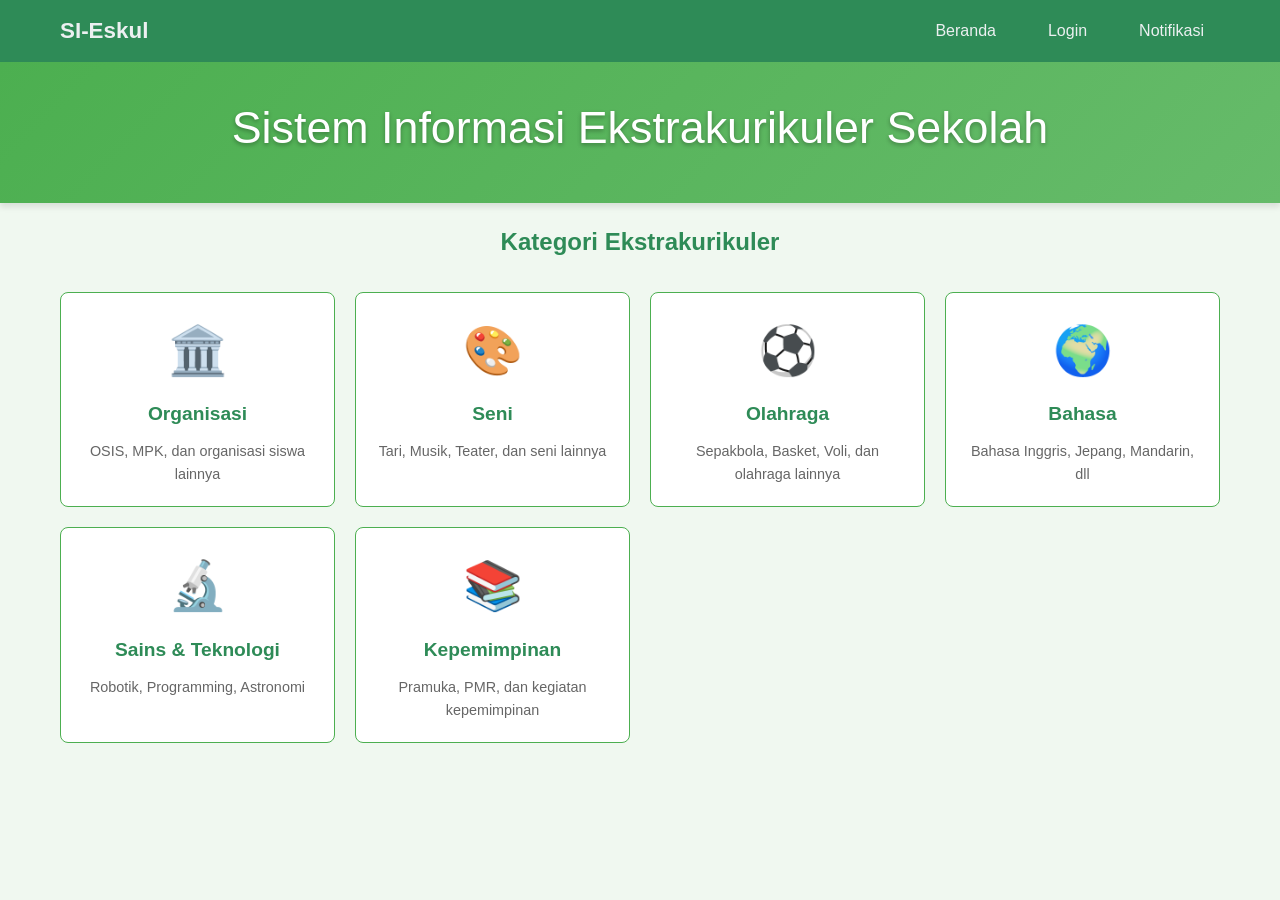
<file: index.html>
<!DOCTYPE html>
<html lang="id">
<head>
    <meta charset="UTF-8">
    <meta name="viewport" content="width=device-width, initial-scale=1.0">
    <title>Sistem Informasi Ekstrakurikuler Sekolah</title>
    <link rel="stylesheet" href="assets/css/global.css">
    <style>
        .categories {
            display: grid;
            grid-template-columns: repeat(auto-fit, minmax(250px, 1fr));
            gap: 20px;
            margin-top: 30px;
        }
        .category-card {
            background-color: #ffffff;
            border: 1px solid #4caf50;
            border-radius: 8px;
            padding: 20px;
            text-align: center;
            transition: box-shadow 0.3s ease;
            cursor: pointer;
            margin-bottom: 0;
        }
        .category-card:hover {
            box-shadow: 0 4px 8px rgba(76, 175, 80, 0.2);
        }
        .category-icon {
            font-size: 3em;
            margin-bottom: 10px;
        }
        .category-title {
            font-size: 1.2em;
            font-weight: bold;
            color: #2e8b57;
            margin: 0;
        }
        .category-description {
            color: #666;
            margin-top: 10px;
            font-size: 0.9em;
        }
    </style>
</head>
<body>
    <nav>
        <div class="nav-container">
            <div class="nav-logo">SI-Eskul</div>
            <div class="nav-links">
                <a href="index.html">Beranda</a>
                <a href="login.html">Login</a>
                <a href="pages/notifications.html">Notifikasi</a>
            </div>
        </div>
    </nav>
    <header>
        <h1>Sistem Informasi Ekstrakurikuler Sekolah</h1>
    </header>
    <div class="container">
        <h2 style="text-align: center; color: #2e8b57; margin-bottom: 10px;">Kategori Ekstrakurikuler</h2>
        <div class="categories">
            <div class="category-card">
                <div class="category-icon">🏛️</div>
                <h3 class="category-title">Organisasi</h3>
                <p class="category-description">OSIS, MPK, dan organisasi siswa lainnya</p>
            </div>
            <div class="category-card">
                <div class="category-icon">🎨</div>
                <h3 class="category-title">Seni</h3>
                <p class="category-description">Tari, Musik, Teater, dan seni lainnya</p>
            </div>
            <div class="category-card">
                <div class="category-icon">⚽</div>
                <h3 class="category-title">Olahraga</h3>
                <p class="category-description">Sepakbola, Basket, Voli, dan olahraga lainnya</p>
            </div>
            <div class="category-card">
                <div class="category-icon">🌍</div>
                <h3 class="category-title">Bahasa</h3>
                <p class="category-description">Bahasa Inggris, Jepang, Mandarin, dll</p>
            </div>
            <div class="category-card">
                <div class="category-icon">🔬</div>
                <h3 class="category-title">Sains & Teknologi</h3>
                <p class="category-description">Robotik, Programming, Astronomi</p>
            </div>
            <div class="category-card">
                <div class="category-icon">📚</div>
                <h3 class="category-title">Kepemimpinan</h3>
                <p class="category-description">Pramuka, PMR, dan kegiatan kepemimpinan</p>
            </div>
        </div>
    </div>
</body>
</html>
</file>
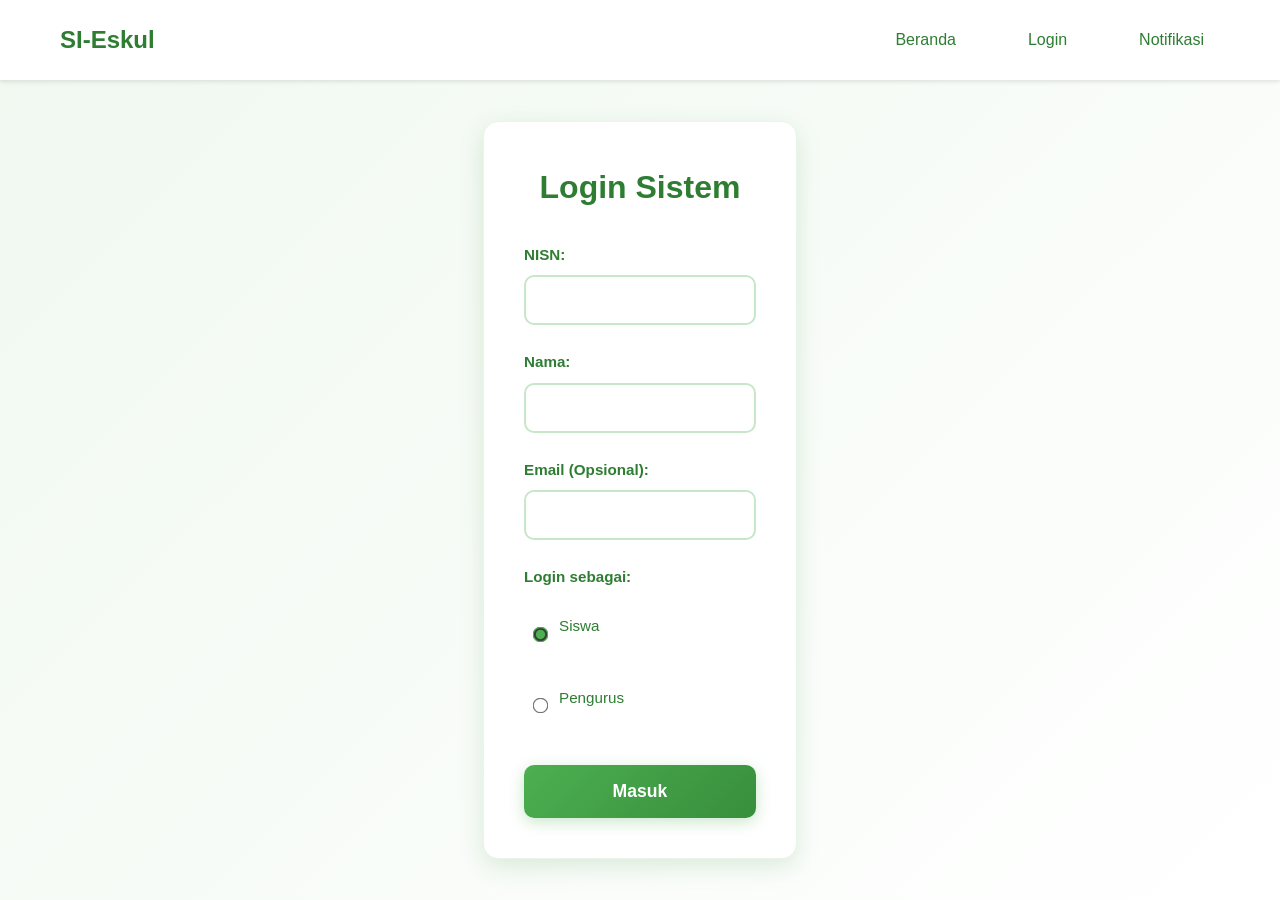
<file: login.html>
<!DOCTYPE html>
<html lang="id">
<head>
    <meta charset="UTF-8">
    <meta name="viewport" content="width=device-width, initial-scale=1.0">
    <title>Login - Sistem Informasi Ekstrakurikuler</title>
    <link rel="stylesheet" href="assets/css/global.css">
    <link rel="stylesheet" href="assets/css/login.css">
</head>
<body>
    <nav>
        <div class="nav-container">
            <div class="nav-logo">SI-Eskul</div>
            <div class="nav-links">
                <a href="index.html">Beranda</a>
                <a href="login.html">Login</a>
                <a href="pages/notifications.html">Notifikasi</a>
            </div>
        </div>
    </nav>

    <div class="container">
        <div class="login-container">
            <h2>Login Sistem</h2>
            <form>
                <div class="form-group">
                    <label for="nisn">NISN:</label>
                    <input type="text" id="nisn" name="nisn" required>
                </div>
                <div class="form-group">
                    <label for="nama">Nama:</label>
                    <input type="text" id="nama" name="nama" required>
                </div>
                <div class="form-group">
                    <label for="email">Email (Opsional):</label>
                    <input type="email" id="email" name="email">
                </div>
                <div class="role-selection">
                    <label>Login sebagai:</label>
                    <div class="role-option">
                        <input type="radio" id="siswa" name="role" value="siswa" checked>
                        <label for="siswa">Siswa</label>
                    </div>
                    <div class="role-option">
                        <input type="radio" id="pengurus" name="role" value="pengurus">
                        <label for="pengurus">Pengurus</label>
                    </div>
                </div>
                <button type="submit" class="login-btn">Masuk</button>
            </form>
        </div>
    </div>
</body>
</html>
</file>
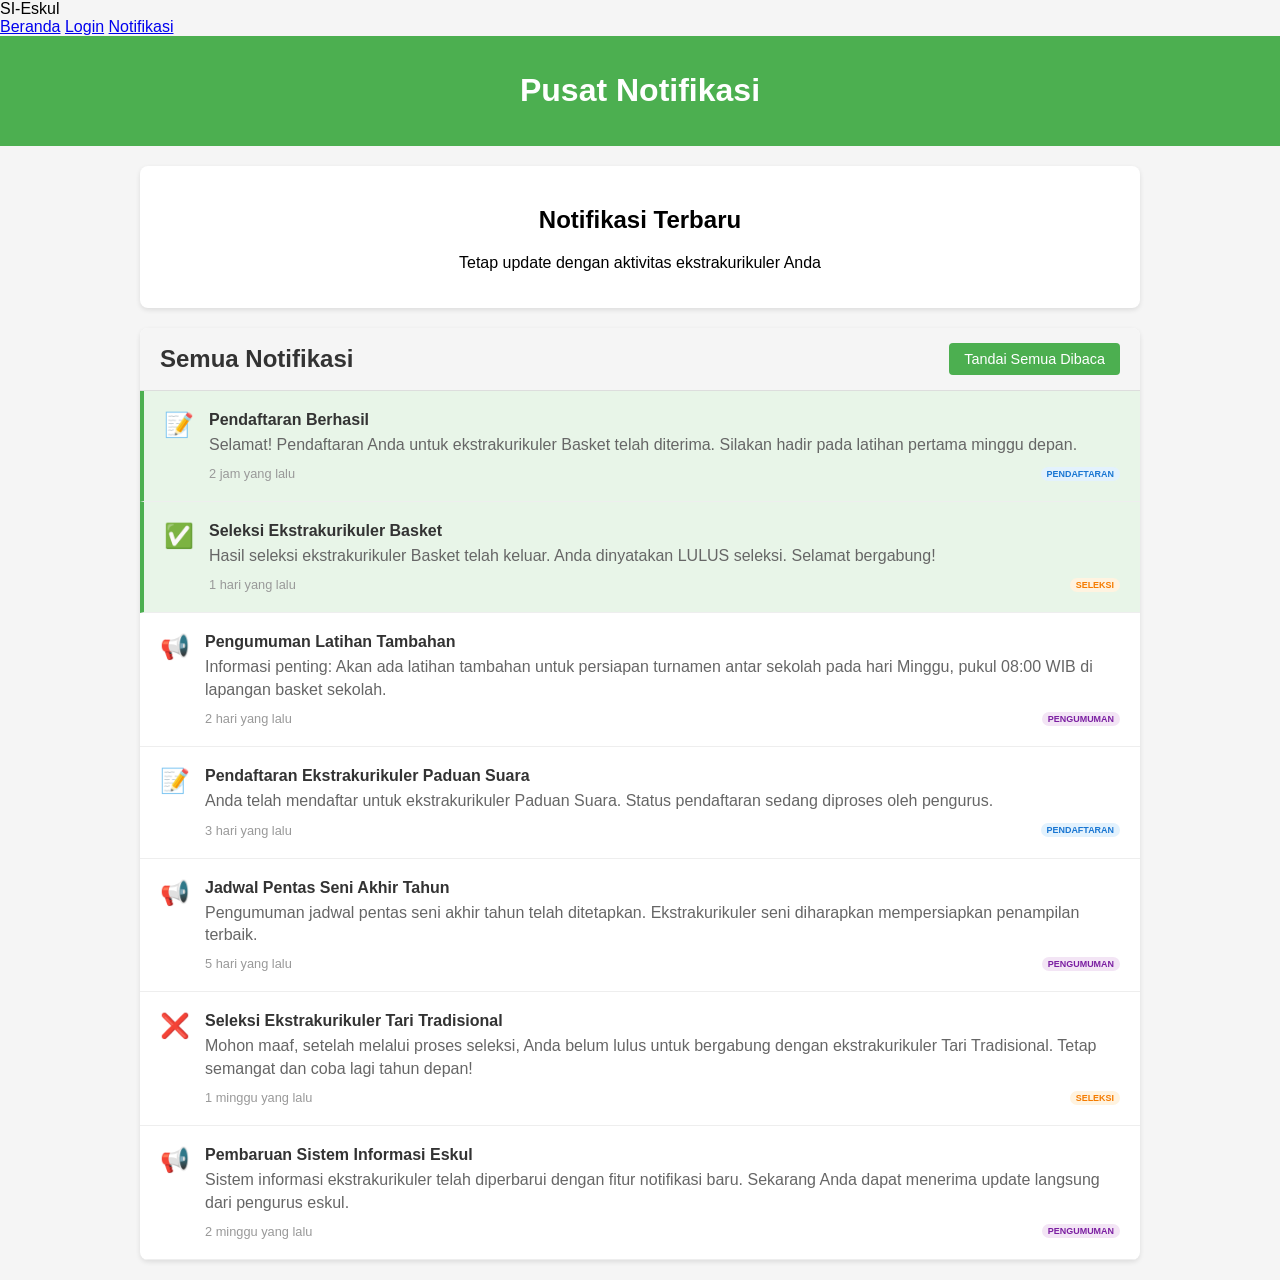
<file: pages/notifications.html>
<!DOCTYPE html>
<html lang="id">
<head>
    <meta charset="UTF-8">
    <meta name="viewport" content="width=device-width, initial-scale=1.0">
    <title>Pusat Notifikasi - Sistem Informasi Ekstrakurikuler</title>
    <style>
        body {
            font-family: Arial, sans-serif;
            background-color: #f5f5f5;
            margin: 0;
            padding: 0;
        }
        header {
            background-color: #4CAF50;
            color: white;
            padding: 15px;
            text-align: center;
        }
        .container {
            max-width: 1000px;
            margin: 0 auto;
            padding: 20px;
        }
        .page-title {
            background-color: white;
            padding: 20px;
            border-radius: 8px;
            box-shadow: 0 2px 5px rgba(0,0,0,0.1);
            margin-bottom: 20px;
            text-align: center;
        }
        .notifications-section {
            background-color: white;
            border-radius: 8px;
            box-shadow: 0 2px 5px rgba(0,0,0,0.1);
            overflow: hidden;
        }
        .section-header {
            background-color: #f5f5f5;
            padding: 15px 20px;
            border-bottom: 1px solid #ddd;
            display: flex;
            justify-content: space-between;
            align-items: center;
        }
        .section-title {
            font-size: 1.5em;
            color: #333;
            margin: 0;
        }
        .mark-all-read {
            background-color: #4CAF50;
            color: white;
            border: none;
            padding: 8px 15px;
            border-radius: 4px;
            cursor: pointer;
            font-size: 0.9em;
        }
        .mark-all-read:hover {
            background-color: #45a049;
        }
        .notification-list {
            list-style-type: none;
            padding: 0;
            margin: 0;
        }
        .notification-item {
            border-bottom: 1px solid #eee;
            padding: 20px;
            display: flex;
            align-items: flex-start;
            cursor: pointer;
            transition: background-color 0.3s ease;
        }
        .notification-item:hover {
            background-color: #f9f9f9;
        }
        .notification-item.unread {
            background-color: #e8f5e8;
            border-left: 4px solid #4CAF50;
        }
        .notification-icon {
            font-size: 1.5em;
            margin-right: 15px;
            flex-shrink: 0;
        }
        .notification-content {
            flex: 1;
        }
        .notification-title {
            font-weight: bold;
            color: #333;
            margin: 0 0 5px 0;
        }
        .notification-message {
            color: #666;
            margin: 0 0 10px 0;
            line-height: 1.4;
        }
        .notification-meta {
            display: flex;
            justify-content: space-between;
            align-items: center;
            font-size: 0.8em;
            color: #999;
        }
        .notification-time {
            margin: 0;
        }
        .notification-type {
            background-color: #f0f0f0;
            padding: 2px 6px;
            border-radius: 10px;
            font-size: 0.7em;
            font-weight: bold;
            text-transform: uppercase;
        }
        .type-registration {
            background-color: #e3f2fd;
            color: #1976d2;
        }
        .type-selection {
            background-color: #fff3e0;
            color: #f57c00;
        }
        .type-announcement {
            background-color: #f3e5f5;
            color: #7b1fa2;
        }
        .no-notifications {
            text-align: center;
            color: #666;
            font-style: italic;
            padding: 60px 20px;
        }
        .no-notifications-icon {
            font-size: 3em;
            margin-bottom: 15px;
            opacity: 0.5;
        }
    </style>
</head>
<body>
    <nav>
        <div class="nav-container">
            <div class="nav-logo">SI-Eskul</div>
            <div class="nav-links">
                <a href="../index.html">Beranda</a>
                <a href="../login.html">Login</a>
                <a href="notifications.html">Notifikasi</a>
            </div>
        </div>
    </nav>
    <header>
        <h1>Pusat Notifikasi</h1>
    </header>
    <div class="container">
        <div class="page-title">
            <h2>Notifikasi Terbaru</h2>
            <p>Tetap update dengan aktivitas ekstrakurikuler Anda</p>
        </div>

        <div class="notifications-section">
            <div class="section-header">
                <h3 class="section-title">Semua Notifikasi</h3>
                <button class="mark-all-read" onclick="markAllAsRead()">Tandai Semua Dibaca</button>
            </div>

            <ul class="notification-list">
                <li class="notification-item unread" onclick="markAsRead(this)">
                    <div class="notification-icon">📝</div>
                    <div class="notification-content">
                        <h4 class="notification-title">Pendaftaran Berhasil</h4>
                        <p class="notification-message">Selamat! Pendaftaran Anda untuk ekstrakurikuler Basket telah diterima. Silakan hadir pada latihan pertama minggu depan.</p>
                        <div class="notification-meta">
                            <p class="notification-time">2 jam yang lalu</p>
                            <span class="notification-type type-registration">Pendaftaran</span>
                        </div>
                    </div>
                </li>

                <li class="notification-item unread" onclick="markAsRead(this)">
                    <div class="notification-icon">✅</div>
                    <div class="notification-content">
                        <h4 class="notification-title">Seleksi Ekstrakurikuler Basket</h4>
                        <p class="notification-message">Hasil seleksi ekstrakurikuler Basket telah keluar. Anda dinyatakan LULUS seleksi. Selamat bergabung!</p>
                        <div class="notification-meta">
                            <p class="notification-time">1 hari yang lalu</p>
                            <span class="notification-type type-selection">Seleksi</span>
                        </div>
                    </div>
                </li>

                <li class="notification-item" onclick="markAsRead(this)">
                    <div class="notification-icon">📢</div>
                    <div class="notification-content">
                        <h4 class="notification-title">Pengumuman Latihan Tambahan</h4>
                        <p class="notification-message">Informasi penting: Akan ada latihan tambahan untuk persiapan turnamen antar sekolah pada hari Minggu, pukul 08:00 WIB di lapangan basket sekolah.</p>
                        <div class="notification-meta">
                            <p class="notification-time">2 hari yang lalu</p>
                            <span class="notification-type type-announcement">Pengumuman</span>
                        </div>
                    </div>
                </li>

                <li class="notification-item" onclick="markAsRead(this)">
                    <div class="notification-icon">📝</div>
                    <div class="notification-content">
                        <h4 class="notification-title">Pendaftaran Ekstrakurikuler Paduan Suara</h4>
                        <p class="notification-message">Anda telah mendaftar untuk ekstrakurikuler Paduan Suara. Status pendaftaran sedang diproses oleh pengurus.</p>
                        <div class="notification-meta">
                            <p class="notification-time">3 hari yang lalu</p>
                            <span class="notification-type type-registration">Pendaftaran</span>
                        </div>
                    </div>
                </li>

                <li class="notification-item" onclick="markAsRead(this)">
                    <div class="notification-icon">📢</div>
                    <div class="notification-content">
                        <h4 class="notification-title">Jadwal Pentas Seni Akhir Tahun</h4>
                        <p class="notification-message">Pengumuman jadwal pentas seni akhir tahun telah ditetapkan. Ekstrakurikuler seni diharapkan mempersiapkan penampilan terbaik.</p>
                        <div class="notification-meta">
                            <p class="notification-time">5 hari yang lalu</p>
                            <span class="notification-type type-announcement">Pengumuman</span>
                        </div>
                    </div>
                </li>

                <li class="notification-item" onclick="markAsRead(this)">
                    <div class="notification-icon">❌</div>
                    <div class="notification-content">
                        <h4 class="notification-title">Seleksi Ekstrakurikuler Tari Tradisional</h4>
                        <p class="notification-message">Mohon maaf, setelah melalui proses seleksi, Anda belum lulus untuk bergabung dengan ekstrakurikuler Tari Tradisional. Tetap semangat dan coba lagi tahun depan!</p>
                        <div class="notification-meta">
                            <p class="notification-time">1 minggu yang lalu</p>
                            <span class="notification-type type-selection">Seleksi</span>
                        </div>
                    </div>
                </li>

                <li class="notification-item" onclick="markAsRead(this)">
                    <div class="notification-icon">📢</div>
                    <div class="notification-content">
                        <h4 class="notification-title">Pembaruan Sistem Informasi Eskul</h4>
                        <p class="notification-message">Sistem informasi ekstrakurikuler telah diperbarui dengan fitur notifikasi baru. Sekarang Anda dapat menerima update langsung dari pengurus eskul.</p>
                        <div class="notification-meta">
                            <p class="notification-time">2 minggu yang lalu</p>
                            <span class="notification-type type-announcement">Pengumuman</span>
                        </div>
                    </div>
                </li>
            </ul>
        </div>
    </div>

    <script>
        function markAsRead(element) {
            element.classList.remove('unread');
        }

        function markAllAsRead() {
            const unreadItems = document.querySelectorAll('.notification-item.unread');
            unreadItems.forEach(item => {
                item.classList.remove('unread');
            });
        }
    </script>
</body>
</html>
</file>
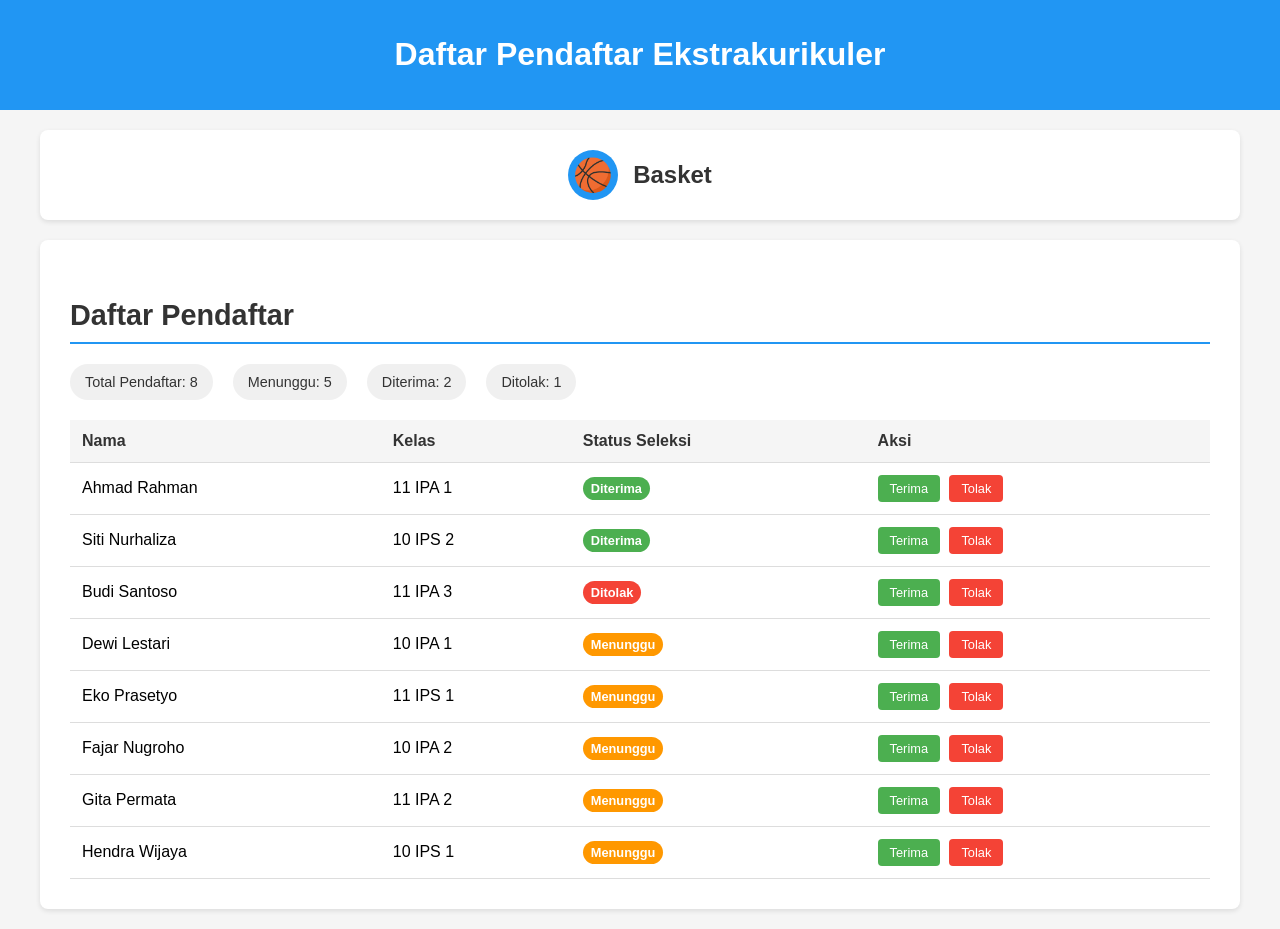
<file: pages/manager/applicants.html>
<!DOCTYPE html>
<html lang="id">
<head>
    <meta charset="UTF-8">
    <meta name="viewport" content="width=device-width, initial-scale=1.0">
    <title>Daftar Pendaftar - Basket</title>
    <style>
        nav {
            background-color: #333;
            color: white;
            padding: 10px 0;
        }
        .nav-container {
            max-width: 1200px;
            margin: 0 auto;
            display: flex;
            justify-content: space-between;
            align-items: center;
            padding: 0 20px;
        }
        .nav-logo {
            font-size: 1.2em;
            font-weight: bold;
        }
        .nav-links {
            display: flex;
            gap: 20px;
        }
        .nav-links a {
            color: white;
            text-decoration: none;
            padding: 5px 10px;
            border-radius: 4px;
            transition: background-color 0.3s ease;
        }
        .nav-links a:hover {
            background-color: #555;
        }
        body {
            font-family: Arial, sans-serif;
            background-color: #f5f5f5;
            margin: 0;
            padding: 0;
        }
        header {
            background-color: #2196F3;
            color: white;
            padding: 15px;
            text-align: center;
        }
        .container {
            max-width: 1200px;
            margin: 0 auto;
            padding: 20px;
        }
        .page-title {
            background-color: white;
            padding: 20px;
            border-radius: 8px;
            box-shadow: 0 2px 5px rgba(0,0,0,0.1);
            margin-bottom: 20px;
            text-align: center;
        }
        .eskul-info {
            display: flex;
            align-items: center;
            justify-content: center;
            gap: 15px;
        }
        .eskul-logo {
            font-size: 2em;
            background-color: #2196F3;
            color: white;
            width: 50px;
            height: 50px;
            border-radius: 50%;
            display: flex;
            align-items: center;
            justify-content: center;
        }
        .eskul-name {
            font-size: 1.5em;
            color: #333;
            margin: 0;
        }
        .applicants-section {
            background-color: white;
            padding: 30px;
            border-radius: 8px;
            box-shadow: 0 2px 5px rgba(0,0,0,0.1);
        }
        .section-title {
            font-size: 1.8em;
            color: #333;
            margin-bottom: 20px;
            border-bottom: 2px solid #2196F3;
            padding-bottom: 10px;
        }
        .stats {
            display: flex;
            gap: 20px;
            margin-bottom: 20px;
        }
        .stat-item {
            background-color: #f0f0f0;
            padding: 10px 15px;
            border-radius: 20px;
            font-size: 0.9em;
            color: #333;
        }
        .applicants-table {
            width: 100%;
            border-collapse: collapse;
            margin-top: 20px;
        }
        .applicants-table th,
        .applicants-table td {
            padding: 12px;
            text-align: left;
            border-bottom: 1px solid #ddd;
        }
        .applicants-table th {
            background-color: #f5f5f5;
            font-weight: bold;
            color: #333;
        }
        .applicants-table tr:hover {
            background-color: #f9f9f9;
        }
        .status-badge {
            display: inline-block;
            padding: 4px 8px;
            border-radius: 12px;
            font-size: 0.8em;
            font-weight: bold;
        }
        .status-pending {
            background-color: #FF9800;
            color: white;
        }
        .status-accepted {
            background-color: #4CAF50;
            color: white;
        }
        .status-rejected {
            background-color: #F44336;
            color: white;
        }
        .action-btn {
            background-color: #2196F3;
            color: white;
            border: none;
            padding: 6px 12px;
            border-radius: 4px;
            cursor: pointer;
            font-size: 0.8em;
            margin-right: 5px;
        }
        .action-btn:hover {
            background-color: #1976D2;
        }
        .btn-accept {
            background-color: #4CAF50;
        }
        .btn-accept:hover {
            background-color: #45a049;
        }
        .btn-reject {
            background-color: #F44336;
        }
        .btn-reject:hover {
            background-color: #d32f2f;
        }
        .no-applicants {
            text-align: center;
            color: #666;
            font-style: italic;
            padding: 40px;
        }
    </style>
</head>
<body>
    <header>
        <h1>Daftar Pendaftar Ekstrakurikuler</h1>
    </header>
    <div class="container">
        <div class="page-title">
            <div class="eskul-info">
                <div class="eskul-logo">🏀</div>
                <h2 class="eskul-name">Basket</h2>
            </div>
        </div>

        <div class="applicants-section">
            <h3 class="section-title">Daftar Pendaftar</h3>
            <div class="stats">
                <span class="stat-item">Total Pendaftar: 8</span>
                <span class="stat-item">Menunggu: 5</span>
                <span class="stat-item">Diterima: 2</span>
                <span class="stat-item">Ditolak: 1</span>
            </div>

            <table class="applicants-table">
                <thead>
                    <tr>
                        <th>Nama</th>
                        <th>Kelas</th>
                        <th>Status Seleksi</th>
                        <th>Aksi</th>
                    </tr>
                </thead>
                <tbody>
                    <tr>
                        <td>Ahmad Rahman</td>
                        <td>11 IPA 1</td>
                        <td><span class="status-badge status-accepted">Diterima</span></td>
                        <td>
                            <button class="action-btn btn-accept" onclick="changeStatus('Ahmad Rahman', 'accepted')">Terima</button>
                            <button class="action-btn btn-reject" onclick="changeStatus('Ahmad Rahman', 'rejected')">Tolak</button>
                        </td>
                    </tr>
                    <tr>
                        <td>Siti Nurhaliza</td>
                        <td>10 IPS 2</td>
                        <td><span class="status-badge status-accepted">Diterima</span></td>
                        <td>
                            <button class="action-btn btn-accept" onclick="changeStatus('Siti Nurhaliza', 'accepted')">Terima</button>
                            <button class="action-btn btn-reject" onclick="changeStatus('Siti Nurhaliza', 'rejected')">Tolak</button>
                        </td>
                    </tr>
                    <tr>
                        <td>Budi Santoso</td>
                        <td>11 IPA 3</td>
                        <td><span class="status-badge status-rejected">Ditolak</span></td>
                        <td>
                            <button class="action-btn btn-accept" onclick="changeStatus('Budi Santoso', 'accepted')">Terima</button>
                            <button class="action-btn btn-reject" onclick="changeStatus('Budi Santoso', 'rejected')">Tolak</button>
                        </td>
                    </tr>
                    <tr>
                        <td>Dewi Lestari</td>
                        <td>10 IPA 1</td>
                        <td><span class="status-badge status-pending">Menunggu</span></td>
                        <td>
                            <button class="action-btn btn-accept" onclick="changeStatus('Dewi Lestari', 'accepted')">Terima</button>
                            <button class="action-btn btn-reject" onclick="changeStatus('Dewi Lestari', 'rejected')">Tolak</button>
                        </td>
                    </tr>
                    <tr>
                        <td>Eko Prasetyo</td>
                        <td>11 IPS 1</td>
                        <td><span class="status-badge status-pending">Menunggu</span></td>
                        <td>
                            <button class="action-btn btn-accept" onclick="changeStatus('Eko Prasetyo', 'accepted')">Terima</button>
                            <button class="action-btn btn-reject" onclick="changeStatus('Eko Prasetyo', 'rejected')">Tolak</button>
                        </td>
                    </tr>
                    <tr>
                        <td>Fajar Nugroho</td>
                        <td>10 IPA 2</td>
                        <td><span class="status-badge status-pending">Menunggu</span></td>
                        <td>
                            <button class="action-btn btn-accept" onclick="changeStatus('Fajar Nugroho', 'accepted')">Terima</button>
                            <button class="action-btn btn-reject" onclick="changeStatus('Fajar Nugroho', 'rejected')">Tolak</button>
                        </td>
                    </tr>
                    <tr>
                        <td>Gita Permata</td>
                        <td>11 IPA 2</td>
                        <td><span class="status-badge status-pending">Menunggu</span></td>
                        <td>
                            <button class="action-btn btn-accept" onclick="changeStatus('Gita Permata', 'accepted')">Terima</button>
                            <button class="action-btn btn-reject" onclick="changeStatus('Gita Permata', 'rejected')">Tolak</button>
                        </td>
                    </tr>
                    <tr>
                        <td>Hendra Wijaya</td>
                        <td>10 IPS 1</td>
                        <td><span class="status-badge status-pending">Menunggu</span></td>
                        <td>
                            <button class="action-btn btn-accept" onclick="changeStatus('Hendra Wijaya', 'accepted')">Terima</button>
                            <button class="action-btn btn-reject" onclick="changeStatus('Hendra Wijaya', 'rejected')">Tolak</button>
                        </td>
                    </tr>
                </tbody>
            </table>
        </div>
    </div>

    <script>
        function changeStatus(name, status) {
            // Dummy function - hanya menampilkan alert
            if (status === 'accepted') {
                alert(`Status ${name} telah diubah menjadi DITERIMA`);
            } else if (status === 'rejected') {
                alert(`Status ${name} telah diubah menjadi DITOLAK`);
            }
            // Dalam implementasi nyata, ini akan mengirim request ke backend
        }
    </script>
</body>
</html>
</file>
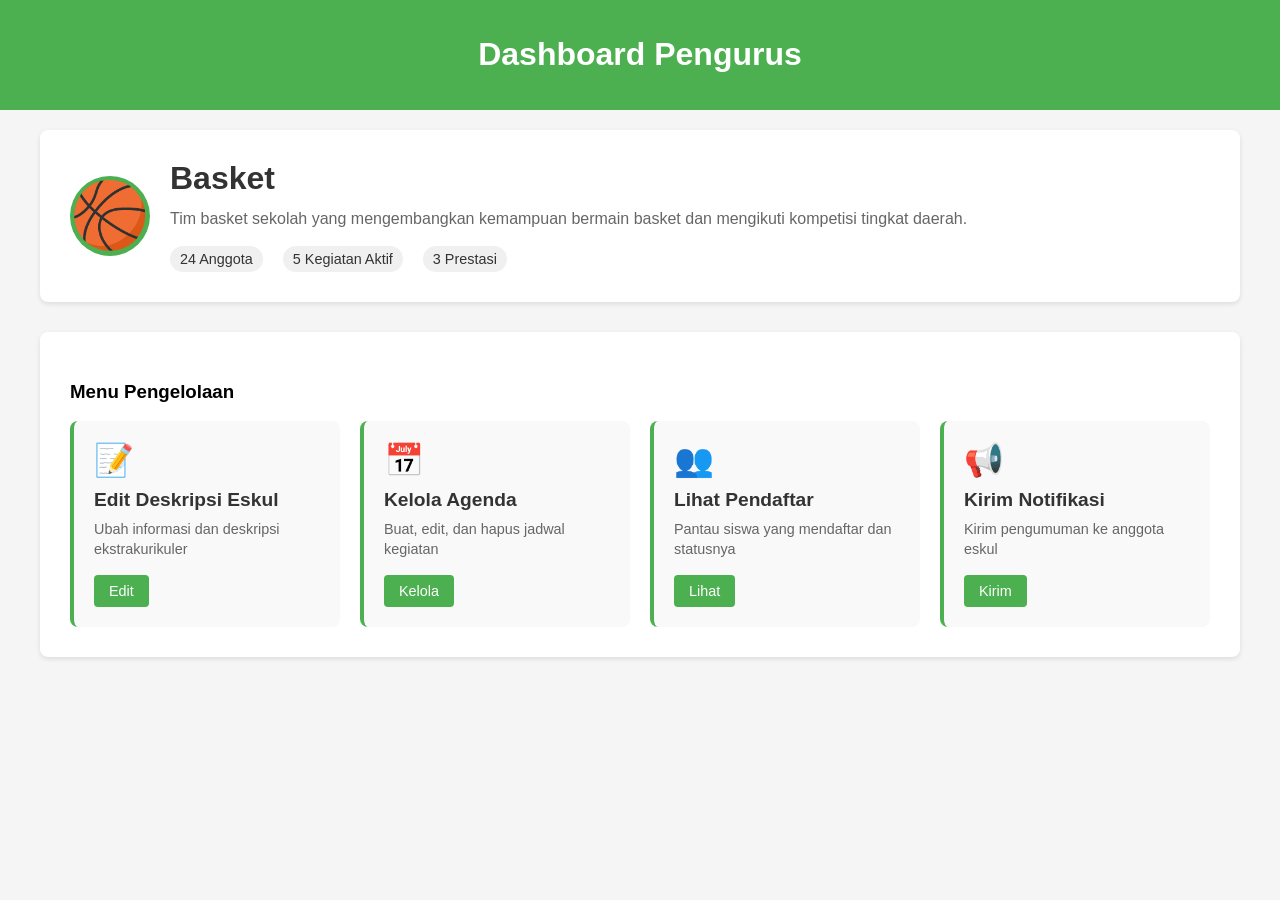
<file: pages/manager/dashboard.html>
<!DOCTYPE html>
<html lang="id">
<head>
    <meta charset="UTF-8">
    <meta name="viewport" content="width=device-width, initial-scale=1.0">
    <title>Dashboard Pengurus - Sistem Informasi Ekstrakurikuler</title>
    <style>
        nav {
            background-color: #333;
            color: white;
            padding: 10px 0;
        }
        .nav-container {
            max-width: 1200px;
            margin: 0 auto;
            display: flex;
            justify-content: space-between;
            align-items: center;
            padding: 0 20px;
        }
        .nav-logo {
            font-size: 1.2em;
            font-weight: bold;
        }
        .nav-links {
            display: flex;
            gap: 20px;
        }
        .nav-links a {
            color: white;
            text-decoration: none;
            padding: 5px 10px;
            border-radius: 4px;
            transition: background-color 0.3s ease;
        }
        .nav-links a:hover {
            background-color: #555;
        }
        body {
            font-family: Arial, sans-serif;
            background-color: #f5f5f5;
            margin: 0;
            padding: 0;
        }
        header {
            background-color: #4CAF50;
            color: white;
            padding: 15px;
            text-align: center;
        }
        .container {
            max-width: 1200px;
            margin: 0 auto;
            padding: 20px;
        }
        .eskul-info {
            background-color: white;
            padding: 30px;
            border-radius: 8px;
            box-shadow: 0 2px 5px rgba(0,0,0,0.1);
            margin-bottom: 30px;
        }
        .eskul-header {
            display: flex;
            align-items: center;
            gap: 20px;
        }
        .eskul-logo {
            font-size: 4em;
            background-color: #4CAF50;
            color: white;
            width: 80px;
            height: 80px;
            border-radius: 50%;
            display: flex;
            align-items: center;
            justify-content: center;
        }
        .eskul-details {
            flex: 1;
        }
        .eskul-name {
            font-size: 2em;
            color: #333;
            margin: 0 0 10px 0;
        }
        .eskul-description {
            color: #666;
            margin: 0 0 15px 0;
            line-height: 1.5;
        }
        .eskul-stats {
            display: flex;
            gap: 20px;
        }
        .stat-item {
            background-color: #f0f0f0;
            padding: 5px 10px;
            border-radius: 15px;
            font-size: 0.9em;
            color: #333;
        }
        .menu-section {
            background-color: white;
            padding: 30px;
            border-radius: 8px;
            box-shadow: 0 2px 5px rgba(0,0,0,0.1);
        }
        .menu-grid {
            display: grid;
            grid-template-columns: repeat(auto-fit, minmax(250px, 1fr));
            gap: 20px;
        }
        .menu-item {
            background-color: #f9f9f9;
            padding: 20px;
            border-radius: 8px;
            border-left: 4px solid #4CAF50;
            transition: transform 0.3s ease;
        }
        .menu-item:hover {
            transform: translateY(-2px);
            box-shadow: 0 4px 10px rgba(0,0,0,0.1);
        }
        .menu-icon {
            font-size: 2em;
            margin-bottom: 10px;
        }
        .menu-title {
            font-size: 1.2em;
            font-weight: bold;
            color: #333;
            margin: 0 0 8px 0;
        }
        .menu-description {
            color: #666;
            font-size: 0.9em;
            margin: 0 0 15px 0;
            line-height: 1.4;
        }
        .menu-btn {
            background-color: #4CAF50;
            color: white;
            border: none;
            padding: 8px 15px;
            border-radius: 4px;
            cursor: pointer;
            font-size: 0.9em;
            transition: background-color 0.3s ease;
        }
        .menu-btn:hover {
            background-color: #4CAF50;
        }
    </style>
</head>
<body>
    <header>
        <h1>Dashboard Pengurus</h1>
    </header>
    <div class="container">
        <div class="eskul-info">
            <div class="eskul-header">
                <div class="eskul-logo">🏀</div>
                <div class="eskul-details">
                    <h2 class="eskul-name">Basket</h2>
                    <p class="eskul-description">Tim basket sekolah yang mengembangkan kemampuan bermain basket dan mengikuti kompetisi tingkat daerah.</p>
                    <div class="eskul-stats">
                        <span class="stat-item">24 Anggota</span>
                        <span class="stat-item">5 Kegiatan Aktif</span>
                        <span class="stat-item">3 Prestasi</span>
                    </div>
                </div>
            </div>
        </div>

        <div class="menu-section">
            <h3 class="section-title">Menu Pengelolaan</h3>
            <div class="menu-grid">
                <div class="menu-item">
                    <div class="menu-icon">📝</div>
                    <h4 class="menu-title">Edit Deskripsi Eskul</h4>
                    <p class="menu-description">Ubah informasi dan deskripsi ekstrakurikuler</p>
                    <button class="menu-btn">Edit</button>
                </div>
                <div class="menu-item">
                    <div class="menu-icon">📅</div>
                    <h4 class="menu-title">Kelola Agenda</h4>
                    <p class="menu-description">Buat, edit, dan hapus jadwal kegiatan</p>
                    <button class="menu-btn">Kelola</button>
                </div>
                <div class="menu-item">
                    <div class="menu-icon">👥</div>
                    <h4 class="menu-title">Lihat Pendaftar</h4>
                    <p class="menu-description">Pantau siswa yang mendaftar dan statusnya</p>
                    <button class="menu-btn">Lihat</button>
                </div>
                <div class="menu-item">
                    <div class="menu-icon">📢</div>
                    <h4 class="menu-title">Kirim Notifikasi</h4>
                    <p class="menu-description">Kirim pengumuman ke anggota eskul</p>
                    <button class="menu-btn">Kirim</button>
                </div>
            </div>
        </div>
    </div>
</body>
</html>
</file>
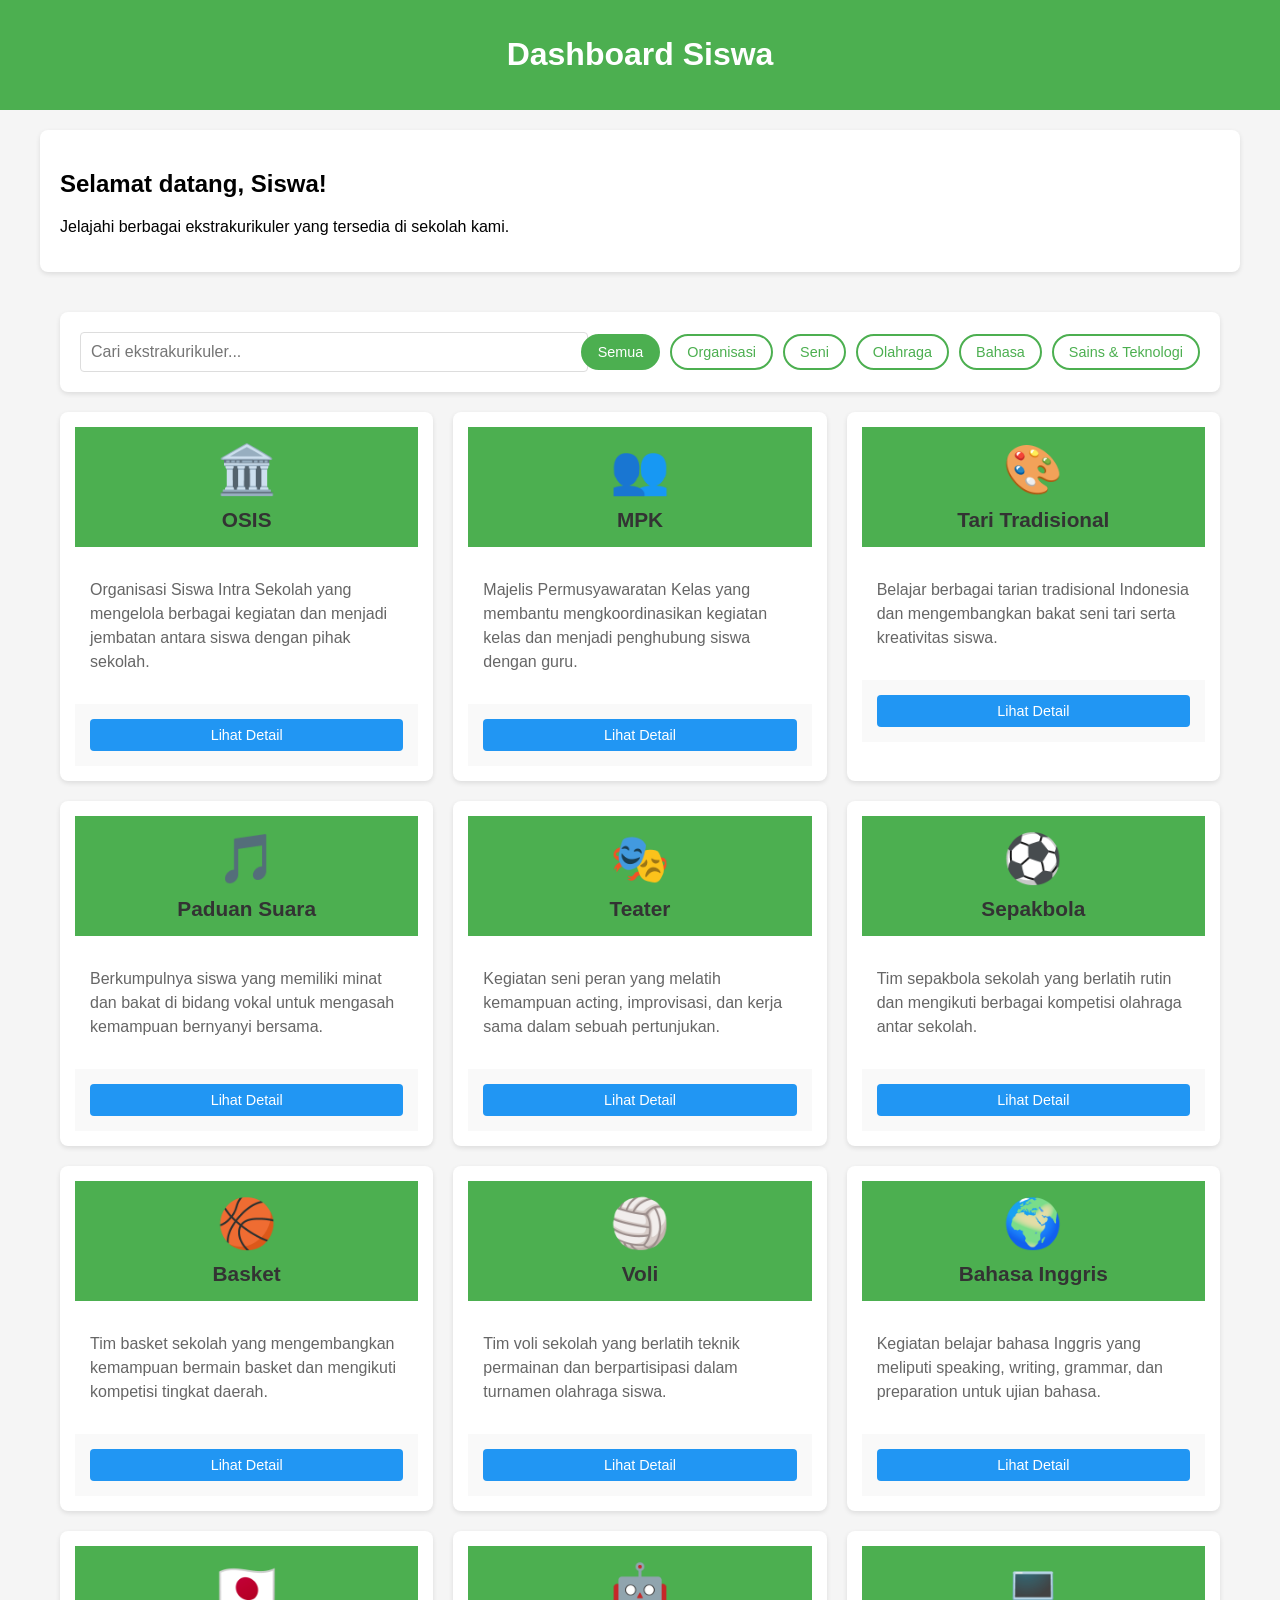
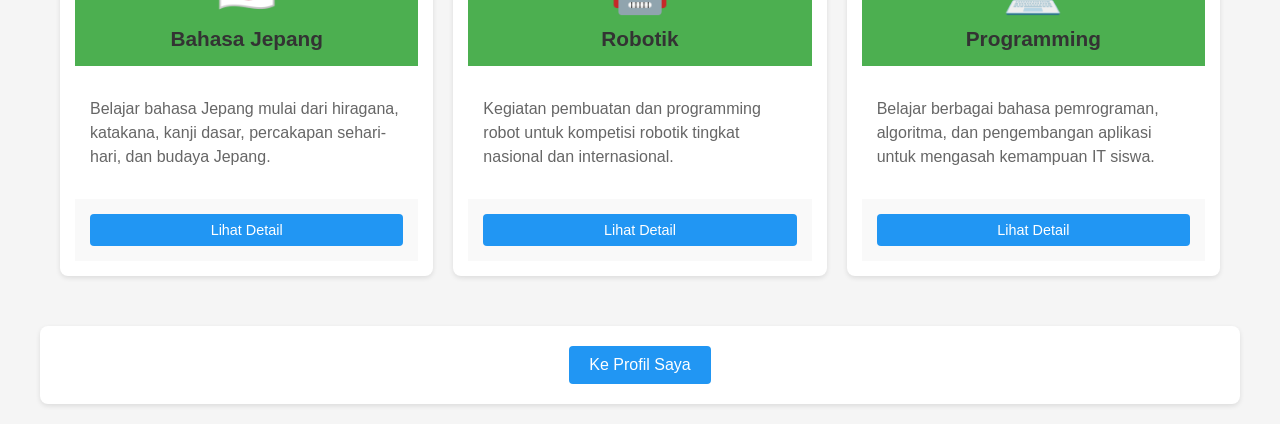
<file: pages/student/dashboard.html>
<!DOCTYPE html>
<html lang="id">
<head>
    <meta charset="UTF-8">
    <meta name="viewport" content="width=device-width, initial-scale=1.0">
    <title>Dashboard Siswa - Sistem Informasi Ekstrakurikuler</title>
    <style>
        nav {
            background-color: #333;
            color: white;
            padding: 10px 0;
        }
        .nav-container {
            max-width: 1200px;
            margin: 0 auto;
            display: flex;
            justify-content: space-between;
            align-items: center;
            padding: 0 20px;
        }
        .nav-logo {
            font-size: 1.2em;
            font-weight: bold;
        }
        .nav-links {
            display: flex;
            gap: 20px;
        }
        .nav-links a {
            color: white;
            text-decoration: none;
            padding: 5px 10px;
            border-radius: 4px;
            transition: background-color 0.3s ease;
        }
        .nav-links a:hover {
            background-color: #555;
        }
        body{
            font-family: Arial, sans-serif;
            background-color: #f5f5f5;
            margin: 0;
            padding: 0;
        }
        header {
            background-color: #4CAF50;
            color: white;
            padding: 15px;
            text-align: center;
        }
        .container {
            max-width: 1200px;
            margin: 0 auto;
            padding: 20px;
        }
        .welcome {
            background-color: white;
            padding: 20px;
            border-radius: 8px;
            box-shadow: 0 2px 5px rgba(0,0,0,0.1);
            margin-bottom: 20px;
        }
        .categories {
            margin-bottom: 30px;
        }
        .category-title {
            font-size: 1.5em;
            color: #333;
            margin-bottom: 15px;
            border-bottom: 2px solid #4CAF50;
            padding-bottom: 5px;
        }
        .extracurriculars-grid {
            display: grid;
            grid-template-columns: repeat(auto-fit, minmax(250px, 1fr));
            gap: 15px;
            margin-bottom: 30px;
        }
        .extracurricular-card {
            background-color: white;
            padding: 15px;
            border-radius: 8px;
            box-shadow: 0 2px 5px rgba(0,0,0,0.1);
            transition: transform 0.3s ease;
            cursor: pointer;
        }
        .extracurricular-card:hover {
            transform: translateY(-3px);
            box-shadow: 0 4px 10px rgba(0,0,0,0.2);
        }
        .extracurricular-logo {
            font-size: 2em;
            text-align: center;
            margin-bottom: 10px;
        }
        .extracurricular-name {
            font-size: 1.1em;
            font-weight: bold;
            color: #333;
            margin: 0 0 10px 0;
            text-align: center;
        }
        .detail-btn {
            background-color: #4CAF50;
            color: white;
            border: none;
            padding: 8px 15px;
            border-radius: 4px;
            cursor: pointer;
            width: 100%;
            font-size: 0.9em;
        }
        .detail-btn:hover {
            background-color: #45a049;
        }

        .navigation {
            background-color: white;
            padding: 20px;
            border-radius: 8px;
            box-shadow: 0 2px 5px rgba(0,0,0,0.1);
            text-align: center;
        }
        .nav-btn {
            background-color: #2196F3;
            color: white;
            border: none;
            padding: 10px 20px;
            border-radius: 4px;
            cursor: pointer;
            font-size: 1em;
            margin: 0 10px;
        }
        .nav-btn:hover {
            background-color: #1976D2;
        }
        body {
            font-family: Arial, sans-serif;
            background-color: #f5f5f5;
            margin: 0;
            padding: 0;
        }        
        .filters {
            background-color: white;
            padding: 20px;
            border-radius: 8px;
            box-shadow: 0 2px 5px rgba(0,0,0,0.1);
            margin-bottom: 20px;
            display: flex;
            flex-wrap: wrap;
            gap: 15px;
            align-items: center;
        }
        .search-bar {
            flex: 1;
            min-width: 200px;
        }
        .search-input {
            width: 100%;
            padding: 10px;
            border: 1px solid #ddd;
            border-radius: 4px;
            font-size: 1em;
        }
        .category-filter {
            display: flex;
            gap: 10px;
            flex-wrap: wrap;
        }
        .filter-btn {
            padding: 8px 15px;
            border: 2px solid #4CAF50;
            background-color: white;
            color: #4CAF50;
            border-radius: 20px;
            cursor: pointer;
            font-size: 0.9em;
            transition: all 0.3s ease;
        }
        .filter-btn:hover,
        .filter-btn.active {
            background-color: #4CAF50;
            color: white;
        }
        .extracurriculars-grid {
            display: grid;
            grid-template-columns: repeat(auto-fit, minmax(300px, 1fr));
            gap: 20px;
        }
        .extracurricular-card {
            background-color: white;
            border-radius: 8px;
            box-shadow: 0 2px 5px rgba(0,0,0,0.1);
            overflow: hidden;
            transition: transform 0.3s ease;
            cursor: pointer;
        }
        .extracurricular-card:hover {
            transform: translateY(-5px);
            box-shadow: 0 4px 15px rgba(0,0,0,0.2);
        }
        .card-header {
            background-color: #4CAF50;
            color: white;
            padding: 15px;
            text-align: center;
        }
        .extracurricular-logo {
            font-size: 3em;
            margin-bottom: 10px;
        }
        .extracurricular-name {
            font-size: 1.3em;
            font-weight: bold;
            margin: 0;
        }
        .card-body {
            padding: 15px;
        }
        .extracurricular-description {
            color: #666;
            margin-bottom: 15px;
            line-height: 1.5;
        }
        .card-footer {
            padding: 15px;
            background-color: #f9f9f9;
            text-align: center;
        }
                .detail-btn {
            background-color: #2196F3;
            color: white;
            border: none;
            padding: 8px 15px;
            border-radius: 4px;
            cursor: pointer;
            font-size: 0.9em;
            transition: background-color 0.3s ease;
        }
        .detail-btn:hover {
            background-color: #1976D2;
        }
        .no-results {
            text-align: center;
            color: #666;
            font-style: italic;
            padding: 40px;
            grid-column: 1 / -1;
        }
    </style>
</head>
<body>
    <header>
        <h1>Dashboard Siswa</h1>
    </header>
    <div class="container">
        <div class="welcome">
            <h2>Selamat datang, Siswa!</h2>
            <p>Jelajahi berbagai ekstrakurikuler yang tersedia di sekolah kami.</p>
        </div>

        <div class="container">
        <div class="filters">
            <div class="search-bar">
                <input type="text" class="search-input" placeholder="Cari ekstrakurikuler..." id="searchInput">
            </div>
            <div class="category-filter">
                <button class="filter-btn active" data-category="all">Semua</button>
                <button class="filter-btn" data-category="organisasi">Organisasi</button>
                <button class="filter-btn" data-category="seni">Seni</button>
                <button class="filter-btn" data-category="olahraga">Olahraga</button>
                <button class="filter-btn" data-category="bahasa">Bahasa</button>
                <button class="filter-btn" data-category="sains">Sains & Teknologi</button>
            </div>
        </div>

                <div class="extracurriculars-grid" id="extracurricularsGrid">
            <!-- Organisasi -->
            <div class="extracurricular-card" data-category="organisasi">
                <div class="card-header">
                    <div class="extracurricular-logo">🏛️</div>
                    <h3 class="extracurricular-name">OSIS</h3>
                </div>
                <div class="card-body">
                    <p class="extracurricular-description">Organisasi Siswa Intra Sekolah yang mengelola berbagai kegiatan dan menjadi jembatan antara siswa dengan pihak sekolah.</p>
                </div>
                <div class="card-footer">
                    <button class="detail-btn">Lihat Detail</button>
                </div>
            </div>

                        <div class="extracurricular-card" data-category="organisasi">
                <div class="card-header">
                    <div class="extracurricular-logo">👥</div>
                    <h3 class="extracurricular-name">MPK</h3>
                </div>
                <div class="card-body">
                    <p class="extracurricular-description">Majelis Permusyawaratan Kelas yang membantu mengkoordinasikan kegiatan kelas dan menjadi penghubung siswa dengan guru.</p>
                </div>
                <div class="card-footer">
                    <button class="detail-btn">Lihat Detail</button>
                </div>
            </div>

            <!-- Seni -->
            <div class="extracurricular-card" data-category="seni">
                <div class="card-header">
                    <div class="extracurricular-logo">🎨</div>
                    <h3 class="extracurricular-name">Tari Tradisional</h3>
                </div>
                <div class="card-body">
                    <p class="extracurricular-description">Belajar berbagai tarian tradisional Indonesia dan mengembangkan bakat seni tari serta kreativitas siswa.</p>
                </div>
                <div class="card-footer">
                    <button class="detail-btn">Lihat Detail</button>
                </div>
            </div>

            <div class="extracurricular-card" data-category="seni">
                <div class="card-header">
                    <div class="extracurricular-logo">🎵</div>
                    <h3 class="extracurricular-name">Paduan Suara</h3>
                </div>
                <div class="card-body">
                    <p class="extracurricular-description">Berkumpulnya siswa yang memiliki minat dan bakat di bidang vokal untuk mengasah kemampuan bernyanyi bersama.</p>
                </div>
                <div class="card-footer">
                    <button class="detail-btn">Lihat Detail</button>
                </div>
            </div>

            <div class="extracurricular-card" data-category="seni">
                <div class="card-header">
                    <div class="extracurricular-logo">🎭</div>
                    <h3 class="extracurricular-name">Teater</h3>
                </div>
                <div class="card-body">
                    <p class="extracurricular-description">Kegiatan seni peran yang melatih kemampuan acting, improvisasi, dan kerja sama dalam sebuah pertunjukan.</p>
                </div>
                <div class="card-footer">
                    <button class="detail-btn">Lihat Detail</button>
                </div>
            </div>

             <!-- Olahraga -->
            <div class="extracurricular-card" data-category="olahraga">
                <div class="card-header">
                    <div class="extracurricular-logo">⚽</div>
                    <h3 class="extracurricular-name">Sepakbola</h3>
                </div>
                <div class="card-body">
                    <p class="extracurricular-description">Tim sepakbola sekolah yang berlatih rutin dan mengikuti berbagai kompetisi olahraga antar sekolah.</p>
                </div>
                <div class="card-footer">
                    <button class="detail-btn">Lihat Detail</button>
                </div>
            </div>

            
            <div class="extracurricular-card" data-category="olahraga">
                <div class="card-header">
                    <div class="extracurricular-logo">🏀</div>
                    <h3 class="extracurricular-name">Basket</h3>
                </div>
                <div class="card-body">
                    <p class="extracurricular-description">Tim basket sekolah yang mengembangkan kemampuan bermain basket dan mengikuti kompetisi tingkat daerah.</p>
                </div>
                <div class="card-footer">
                    <button class="detail-btn">Lihat Detail</button>
                </div>
            </div>

                        <div class="extracurricular-card" data-category="olahraga">
                <div class="card-header">
                    <div class="extracurricular-logo">🏐</div>
                    <h3 class="extracurricular-name">Voli</h3>
                </div>
                <div class="card-body">
                    <p class="extracurricular-description">Tim voli sekolah yang berlatih teknik permainan dan berpartisipasi dalam turnamen olahraga siswa.</p>
                </div>
                <div class="card-footer">
                    <button class="detail-btn">Lihat Detail</button>
                </div>
            </div>

                        <!-- Bahasa -->
            <div class="extracurricular-card" data-category="bahasa">
                <div class="card-header">
                    <div class="extracurricular-logo">🌍</div>
                    <h3 class="extracurricular-name">Bahasa Inggris</h3>
                </div>
                <div class="card-body">
                    <p class="extracurricular-description">Kegiatan belajar bahasa Inggris yang meliputi speaking, writing, grammar, dan preparation untuk ujian bahasa.</p>
                </div>
                <div class="card-footer">
                    <button class="detail-btn">Lihat Detail</button>
                </div>
            </div>

            <div class="extracurricular-card" data-category="bahasa">
                <div class="card-header">
                    <div class="extracurricular-logo">🇯🇵</div>
                    <h3 class="extracurricular-name">Bahasa Jepang</h3>
                </div>
                <div class="card-body">
                    <p class="extracurricular-description">Belajar bahasa Jepang mulai dari hiragana, katakana, kanji dasar, percakapan sehari-hari, dan budaya Jepang.</p>
                </div>
                <div class="card-footer">
                    <button class="detail-btn">Lihat Detail</button>
                </div>
            </div>

             <!-- Sains & Teknologi -->
            <div class="extracurricular-card" data-category="sains">
                <div class="card-header">
                    <div class="extracurricular-logo">🤖</div>
                    <h3 class="extracurricular-name">Robotik</h3>
                </div>
                <div class="card-body">
                    <p class="extracurricular-description">Kegiatan pembuatan dan programming robot untuk kompetisi robotik tingkat nasional dan internasional.</p>
                </div>
                <div class="card-footer">
                    <button class="detail-btn">Lihat Detail</button>
                </div>
            </div>

                        <div class="extracurricular-card" data-category="sains">
                <div class="card-header">
                    <div class="extracurricular-logo">💻</div>
                    <h3 class="extracurricular-name">Programming</h3>
                </div>
                <div class="card-body">
                    <p class="extracurricular-description">Belajar berbagai bahasa pemrograman, algoritma, dan pengembangan aplikasi untuk mengasah kemampuan IT siswa.</p>
                </div>
                <div class="card-footer">
                    <button class="detail-btn">Lihat Detail</button>
                </div>
            </div>
        </div>
    </div>

        <div class="navigation">
            <a href="profile.html"><button class="nav-btn">Ke Profil Saya</button></a>
        </div>
    </div>

     <script>
        // Filter functionality
        const filterButtons = document.querySelectorAll('.filter-btn');
        const searchInput = document.getElementById('searchInput');
        const cards = document.querySelectorAll('.extracurricular-card');

        filterButtons.forEach(button => {
            button.addEventListener('click', () => {
                // Remove active class from all buttons
                filterButtons.forEach(btn => btn.classList.remove('active'));
                // Add active class to clicked button
                button.classList.add('active');

                const category = button.getAttribute('data-category');
                filterCards(category, searchInput.value);
            });
        });

        searchInput.addEventListener('input', () => {
            const activeCategory = document.querySelector('.filter-btn.active').getAttribute('data-category');
            filterCards(activeCategory, searchInput.value);
        });

        function filterCards(category, searchTerm) {
            let visibleCount = 0;

            cards.forEach(card => {
                const cardCategory = card.getAttribute('data-category');
                const cardName = card.querySelector('.extracurricular-name').textContent.toLowerCase();
                const matchesCategory = category === 'all' || cardCategory === category;
                const matchesSearch = cardName.includes(searchTerm.toLowerCase());

                if (matchesCategory && matchesSearch) {
                    card.style.display = 'block';
                    visibleCount++;
                } else {
                    card.style.display = 'none';
                }
            });

            // Show/hide no results message
            const noResults = document.querySelector('.no-results');
            if (noResults) {
                noResults.style.display = visibleCount === 0 ? 'block' : 'none';
            } else if (visibleCount === 0) {
                const grid = document.getElementById('extracurricularsGrid');
                const noResultsDiv = document.createElement('div');
                noResultsDiv.className = 'no-results';
                noResultsDiv.textContent = 'Tidak ada ekstrakurikuler yang ditemukan.';
                grid.appendChild(noResultsDiv);
            }
        }
    </script>
</body>
</html>
</file>
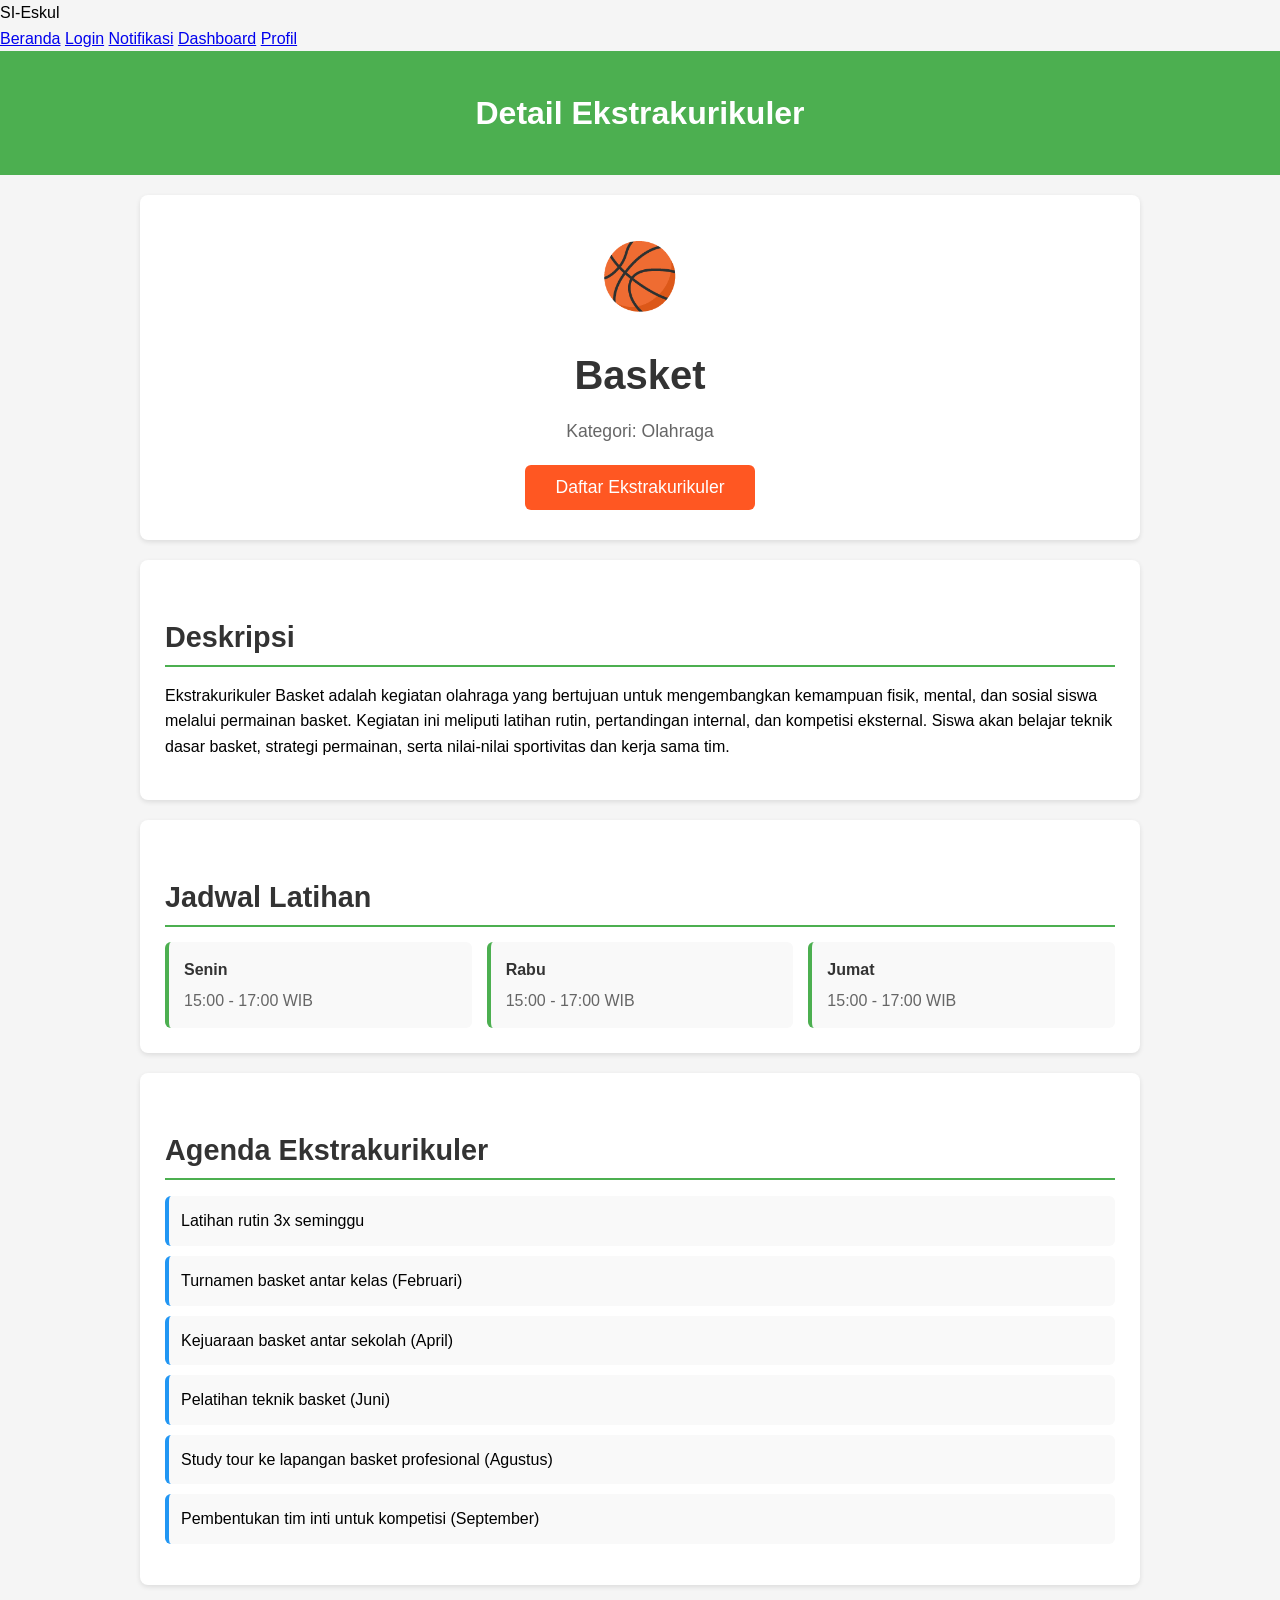
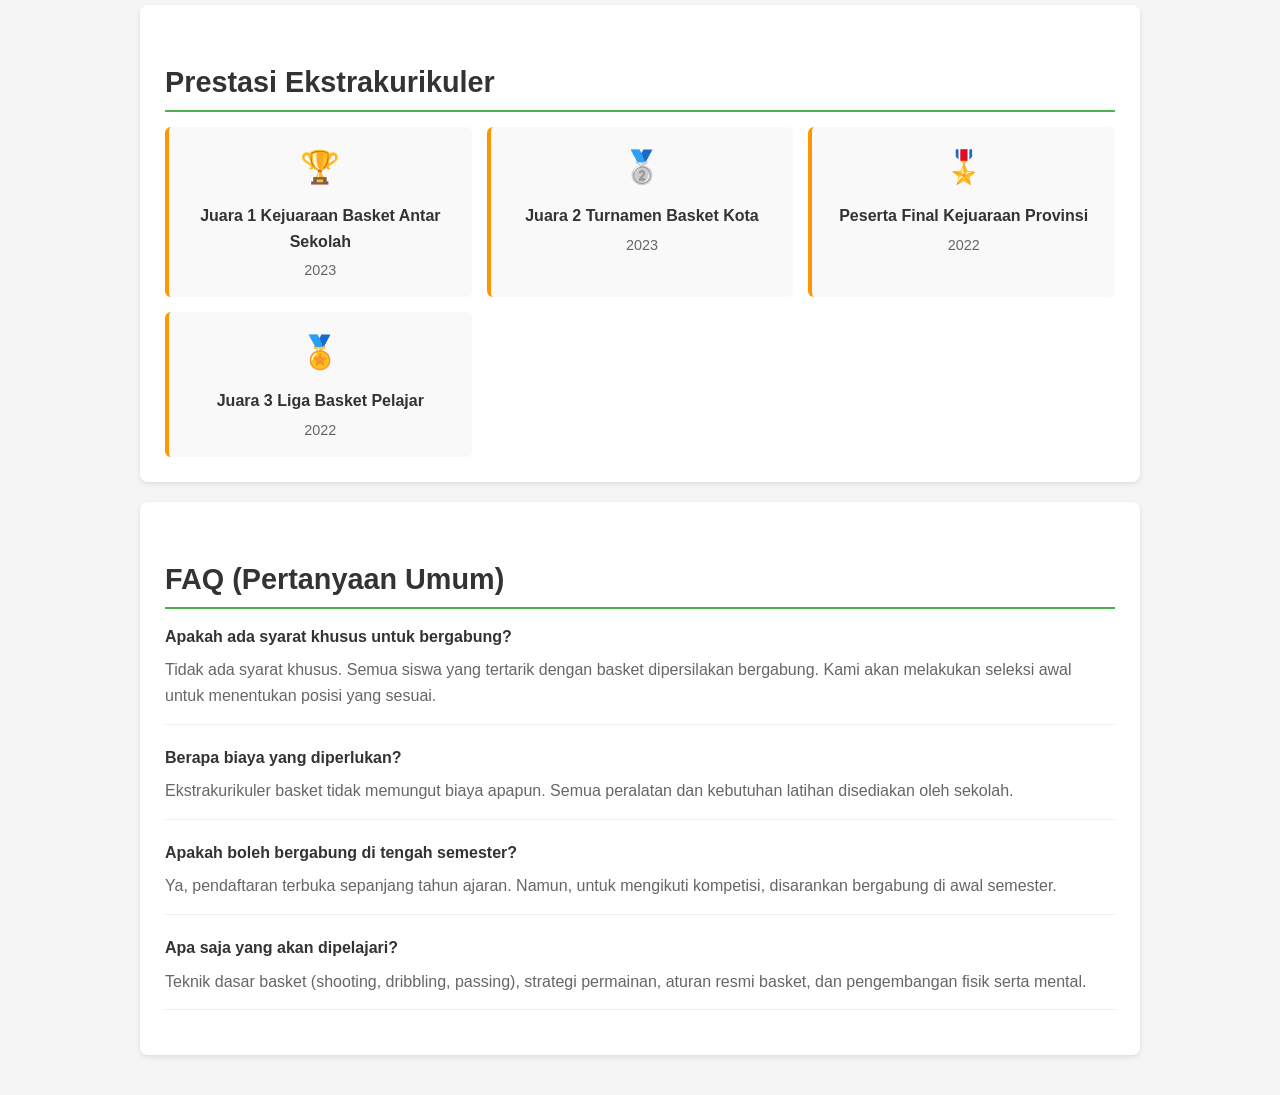
<file: pages/student/detail.html>
<!DOCTYPE html>
<html lang="id">
<head>
    <meta charset="UTF-8">
    <meta name="viewport" content="width=device-width, initial-scale=1.0">
    <title>Detail Ekstrakurikuler - Basket</title>
    <style>
        body {
            font-family: Arial, sans-serif;
            background-color: #f5f5f5;
            margin: 0;
            padding: 0;
            line-height: 1.6;
        }
        header {
            background-color: #4CAF50;
            color: white;
            padding: 15px;
            text-align: center;
        }
        .container {
            max-width: 1000px;
            margin: 0 auto;
            padding: 20px;
        }
        .detail-header {
            background-color: white;
            padding: 30px;
            border-radius: 8px;
            box-shadow: 0 2px 5px rgba(0,0,0,0.1);
            text-align: center;
            margin-bottom: 20px;
        }
        .eskul-logo {
            font-size: 4em;
            margin-bottom: 15px;
        }
        .eskul-title {
            font-size: 2.5em;
            color: #333;
            margin: 0 0 10px 0;
        }
        .eskul-category {
            color: #666;
            font-size: 1.1em;
            margin: 0;
        }
        .register-btn {
            background-color: #FF5722;
            color: white;
            border: none;
            padding: 12px 30px;
            border-radius: 6px;
            cursor: pointer;
            font-size: 1.1em;
            margin-top: 20px;
            transition: background-color 0.3s ease;
        }
        .register-btn:hover {
            background-color: #D84315;
        }
        .section {
            background-color: white;
            padding: 25px;
            border-radius: 8px;
            box-shadow: 0 2px 5px rgba(0,0,0,0.1);
            margin-bottom: 20px;
        }
        .section-title {
            font-size: 1.8em;
            color: #333;
            margin-bottom: 15px;
            border-bottom: 2px solid #4CAF50;
            padding-bottom: 5px;
        }
        .schedule-grid {
            display: grid;
            grid-template-columns: repeat(auto-fit, minmax(200px, 1fr));
            gap: 15px;
        }
        .schedule-item {
            background-color: #f9f9f9;
            padding: 15px;
            border-radius: 6px;
            border-left: 4px solid #4CAF50;
        }
        .schedule-day {
            font-weight: bold;
            color: #333;
            margin-bottom: 5px;
        }
        .schedule-time {
            color: #666;
        }
        .agenda-list {
            list-style-type: none;
            padding: 0;
        }
        .agenda-item {
            background-color: #f9f9f9;
            margin-bottom: 10px;
            padding: 12px;
            border-radius: 6px;
            border-left: 4px solid #2196F3;
        }
        .achievement-grid {
            display: grid;
            grid-template-columns: repeat(auto-fit, minmax(250px, 1fr));
            gap: 15px;
        }
        .achievement-card {
            background-color: #f9f9f9;
            padding: 15px;
            border-radius: 6px;
            text-align: center;
            border-left: 4px solid #FF9800;
        }
        .achievement-icon {
            font-size: 2em;
            margin-bottom: 10px;
        }
        .achievement-title {
            font-weight: bold;
            color: #333;
            margin: 0 0 5px 0;
        }
        .achievement-year {
            color: #666;
            font-size: 0.9em;
            margin: 0;
        }
        .faq-item {
            margin-bottom: 20px;
            border-bottom: 1px solid #eee;
            padding-bottom: 15px;
        }
        .faq-question {
            font-weight: bold;
            color: #333;
            margin-bottom: 8px;
        }
        .faq-answer {
            color: #666;
            margin: 0;
        }
        /* Modal Styles */
        .modal {
            display: none;
            position: fixed;
            z-index: 1;
            left: 0;
            top: 0;
            width: 100%;
            height: 100%;
            background-color: rgba(0,0,0,0.4);
        }
        .modal-content {
            background-color: white;
            margin: 15% auto;
            padding: 30px;
            border-radius: 8px;
            width: 80%;
            max-width: 400px;
            text-align: center;
            box-shadow: 0 4px 10px rgba(0,0,0,0.3);
        }
        .modal-buttons {
            margin-top: 20px;
        }
        .modal-btn {
            padding: 10px 20px;
            border: none;
            border-radius: 4px;
            cursor: pointer;
            font-size: 1em;
            margin: 0 10px;
        }
        .btn-yes {
            background-color: #4CAF50;
            color: white;
        }
        .btn-no {
            background-color: #f44336;
            color: white;
        }
        .success-message {
            color: #4CAF50;
            font-weight: bold;
            font-size: 1.1em;
        }
    </style>
</head>
<body>
    <nav>
        <div class="nav-container">
            <div class="nav-logo">SI-Eskul</div>
            <div class="nav-links">
                <a href="../../index.html">Beranda</a>
                <a href="../../login.html">Login</a>
                <a href="../../pages/notifications.html">Notifikasi</a>
                <a href="dashboard.html">Dashboard</a>
                <a href="profile.html">Profil</a>
            </div>
        </div>
    </nav>
    <header>
        <h1>Detail Ekstrakurikuler</h1>
    </header>
    <div class="container">
        <div class="detail-header">
            <div class="eskul-logo">🏀</div>
            <h2 class="eskul-title">Basket</h2>
            <p class="eskul-category">Kategori: Olahraga</p>
            <button class="register-btn" onclick="showConfirmation()">Daftar Ekstrakurikuler</button>
        </div>

        <div class="section">
            <h3 class="section-title">Deskripsi</h3>
            <p>Ekstrakurikuler Basket adalah kegiatan olahraga yang bertujuan untuk mengembangkan kemampuan fisik, mental, dan sosial siswa melalui permainan basket. Kegiatan ini meliputi latihan rutin, pertandingan internal, dan kompetisi eksternal. Siswa akan belajar teknik dasar basket, strategi permainan, serta nilai-nilai sportivitas dan kerja sama tim.</p>
        </div>

        <div class="section">
            <h3 class="section-title">Jadwal Latihan</h3>
            <div class="schedule-grid">
                <div class="schedule-item">
                    <div class="schedule-day">Senin</div>
                    <div class="schedule-time">15:00 - 17:00 WIB</div>
                </div>
                <div class="schedule-item">
                    <div class="schedule-day">Rabu</div>
                    <div class="schedule-time">15:00 - 17:00 WIB</div>
                </div>
                <div class="schedule-item">
                    <div class="schedule-day">Jumat</div>
                    <div class="schedule-time">15:00 - 17:00 WIB</div>
                </div>
            </div>
        </div>

        <div class="section">
            <h3 class="section-title">Agenda Ekstrakurikuler</h3>
            <ul class="agenda-list">
                <li class="agenda-item">Latihan rutin 3x seminggu</li>
                <li class="agenda-item">Turnamen basket antar kelas (Februari)</li>
                <li class="agenda-item">Kejuaraan basket antar sekolah (April)</li>
                <li class="agenda-item">Pelatihan teknik basket (Juni)</li>
                <li class="agenda-item">Study tour ke lapangan basket profesional (Agustus)</li>
                <li class="agenda-item">Pembentukan tim inti untuk kompetisi (September)</li>
            </ul>
        </div>

        <div class="section">
            <h3 class="section-title">Prestasi Ekstrakurikuler</h3>
            <div class="achievement-grid">
                <div class="achievement-card">
                    <div class="achievement-icon">🏆</div>
                    <h4 class="achievement-title">Juara 1 Kejuaraan Basket Antar Sekolah</h4>
                    <p class="achievement-year">2023</p>
                </div>
                <div class="achievement-card">
                    <div class="achievement-icon">🥈</div>
                    <h4 class="achievement-title">Juara 2 Turnamen Basket Kota</h4>
                    <p class="achievement-year">2023</p>
                </div>
                <div class="achievement-card">
                    <div class="achievement-icon">🎖️</div>
                    <h4 class="achievement-title">Peserta Final Kejuaraan Provinsi</h4>
                    <p class="achievement-year">2022</p>
                </div>
                <div class="achievement-card">
                    <div class="achievement-icon">🏅</div>
                    <h4 class="achievement-title">Juara 3 Liga Basket Pelajar</h4>
                    <p class="achievement-year">2022</p>
                </div>
            </div>
        </div>

        <div class="section">
            <h3 class="section-title">FAQ (Pertanyaan Umum)</h3>
            <div class="faq-item">
                <div class="faq-question">Apakah ada syarat khusus untuk bergabung?</div>
                <p class="faq-answer">Tidak ada syarat khusus. Semua siswa yang tertarik dengan basket dipersilakan bergabung. Kami akan melakukan seleksi awal untuk menentukan posisi yang sesuai.</p>
            </div>
            <div class="faq-item">
                <div class="faq-question">Berapa biaya yang diperlukan?</div>
                <p class="faq-answer">Ekstrakurikuler basket tidak memungut biaya apapun. Semua peralatan dan kebutuhan latihan disediakan oleh sekolah.</p>
            </div>
            <div class="faq-item">
                <div class="faq-question">Apakah boleh bergabung di tengah semester?</div>
                <p class="faq-answer">Ya, pendaftaran terbuka sepanjang tahun ajaran. Namun, untuk mengikuti kompetisi, disarankan bergabung di awal semester.</p>
            </div>
            <div class="faq-item">
                <div class="faq-question">Apa saja yang akan dipelajari?</div>
                <p class="faq-answer">Teknik dasar basket (shooting, dribbling, passing), strategi permainan, aturan resmi basket, dan pengembangan fisik serta mental.</p>
            </div>
        </div>
    </div>

    <!-- Modal Konfirmasi -->
    <div id="confirmationModal" class="modal">
        <div class="modal-content">
            <h3>Konfirmasi Pendaftaran</h3>
            <p>Apakah Anda yakin ingin mendaftar ke ekstrakurikuler Basket?</p>
            <div class="modal-buttons">
                <button class="modal-btn btn-yes" onclick="confirmRegistration()">Ya</button>
                <button class="modal-btn btn-no" onclick="closeModal()">Tidak</button>
            </div>
        </div>
    </div>

    <!-- Modal Sukses -->
    <div id="successModal" class="modal">
        <div class="modal-content">
            <h3 class="success-message">Pendaftaran Berhasil!</h3>
            <p>Selamat! Anda telah berhasil mendaftar ke ekstrakurikuler Basket.</p>
            <div class="modal-buttons">
                <button class="modal-btn btn-yes" onclick="closeModal()">Tutup</button>
            </div>
        </div>
    </div>

    <script>
        function showConfirmation() {
            document.getElementById('confirmationModal').style.display = 'block';
        }

        function closeModal() {
            document.getElementById('confirmationModal').style.display = 'none';
            document.getElementById('successModal').style.display = 'none';
        }

        function confirmRegistration() {
            document.getElementById('confirmationModal').style.display = 'none';
            document.getElementById('successModal').style.display = 'block';
        }

        // Close modal when clicking outside
        window.onclick = function(event) {
            var confirmationModal = document.getElementById('confirmationModal');
            var successModal = document.getElementById('successModal');
            if (event.target == confirmationModal) {
                confirmationModal.style.display = 'none';
            }
            if (event.target == successModal) {
                successModal.style.display = 'none';
            }
        }
    </script>
</body>
</html>
</file>
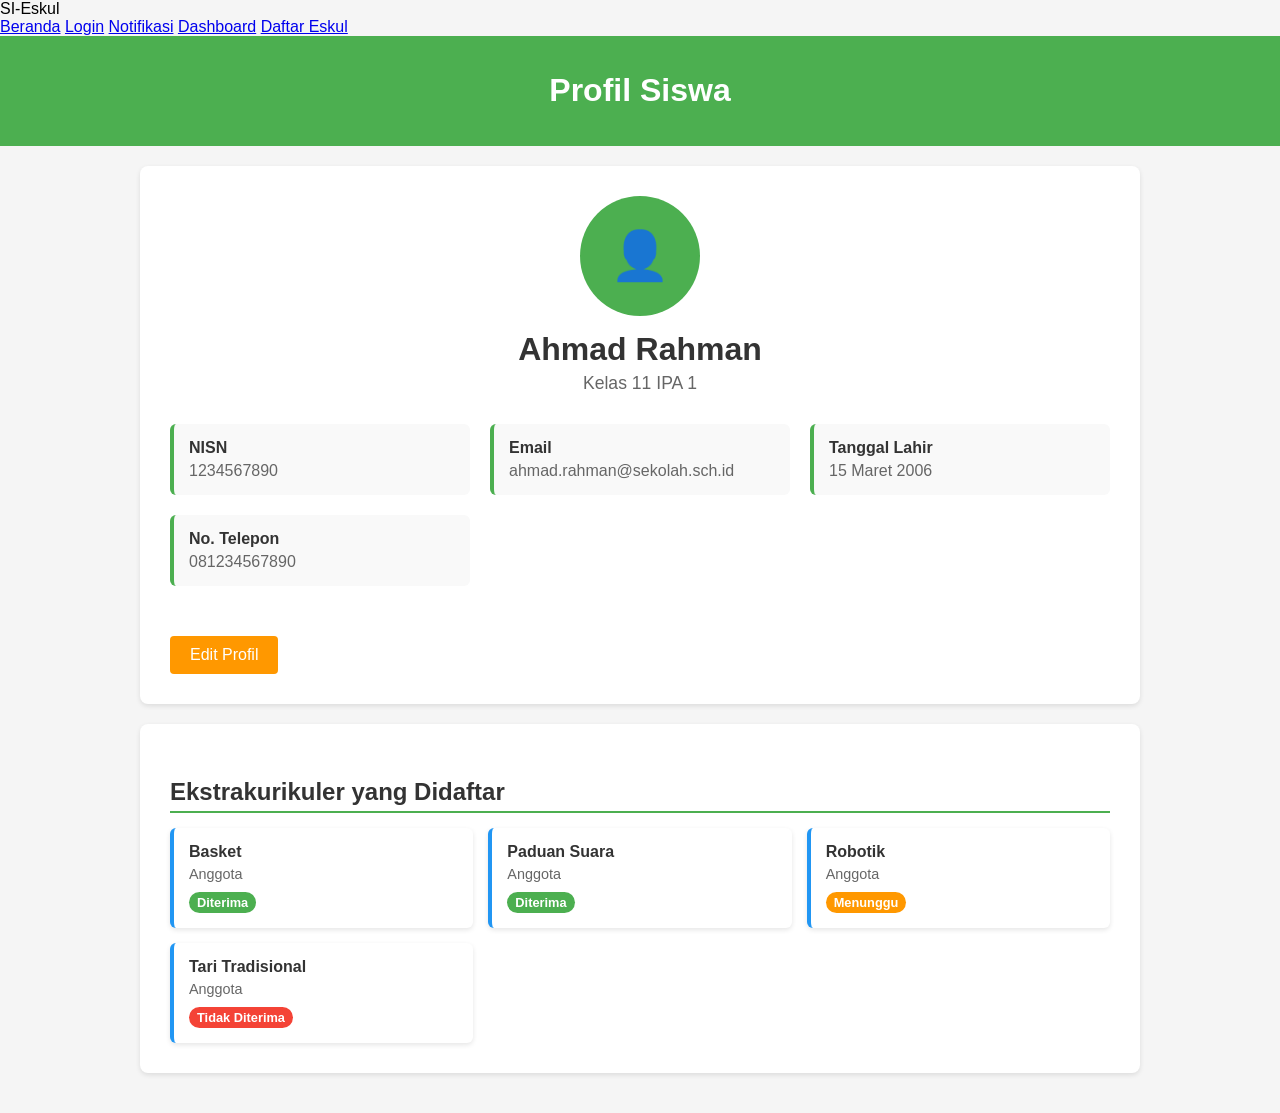
<file: pages/student/profile.html>
<!DOCTYPE html>
<html lang="id">
<head>
    <meta charset="UTF-8">
    <meta name="viewport" content="width=device-width, initial-scale=1.0">
    <title>Profil Siswa - Sistem Informasi Ekstrakurikuler</title>
    <style>
        body {
            font-family: Arial, sans-serif;
            background-color: #f5f5f5;
            margin: 0;
            padding: 0;
        }
        header {
            background-color: #4CAF50;
            color: white;
            padding: 15px;
            text-align: center;
        }
        .container {
            max-width: 1000px;
            margin: 0 auto;
            padding: 20px;
        }
        .profile-section {
            background-color: white;
            padding: 30px;
            border-radius: 8px;
            box-shadow: 0 2px 5px rgba(0,0,0,0.1);
            margin-bottom: 20px;
        }
        .profile-header {
            text-align: center;
            margin-bottom: 30px;
        }
        .profile-avatar {
            width: 120px;
            height: 120px;
            border-radius: 50%;
            background-color: #4CAF50;
            color: white;
            display: flex;
            align-items: center;
            justify-content: center;
            font-size: 3em;
            margin: 0 auto 15px;
        }
        .profile-name {
            font-size: 2em;
            color: #333;
            margin: 0 0 5px 0;
        }
        .profile-class {
            color: #666;
            font-size: 1.1em;
            margin: 0;
        }
        .info-grid {
            display: grid;
            grid-template-columns: repeat(auto-fit, minmax(250px, 1fr));
            gap: 20px;
            margin-bottom: 30px;
        }
        .info-item {
            background-color: #f9f9f9;
            padding: 15px;
            border-radius: 6px;
            border-left: 4px solid #4CAF50;
        }
        .info-label {
            font-weight: bold;
            color: #333;
            margin-bottom: 5px;
        }
        .info-value {
            color: #666;
        }
        .registration-status {
            display: inline-block;
            padding: 3px 8px;
            border-radius: 12px;
            font-size: 0.8em;
            font-weight: bold;
        }
        .status-pending {
            background-color: #FF9800;
            color: white;
        }
        .status-accepted {
            background-color: #4CAF50;
            color: white;
        }
        .status-rejected {
            background-color: #F44336;
            color: white;
        }
        .section-title {
            font-size: 1.5em;
            color: #333;
            margin-bottom: 15px;
            border-bottom: 2px solid #4CAF50;
            padding-bottom: 5px;
        }
        .activities-list {
            display: grid;
            grid-template-columns: repeat(auto-fit, minmax(300px, 1fr));
            gap: 15px;
        }
        .activity-card {
            background-color: white;
            padding: 15px;
            border-radius: 6px;
            box-shadow: 0 2px 5px rgba(0,0,0,0.1);
            border-left: 4px solid #2196F3;
        }
        .activity-name {
            font-weight: bold;
            color: #333;
            margin: 0 0 5px 0;
        }
        .activity-role {
            color: #666;
            font-size: 0.9em;
            margin: 0 0 10px 0;
        }
        .activity-status {
            display: inline-block;
            padding: 3px 8px;
            border-radius: 12px;
            font-size: 0.8em;
            font-weight: bold;
        }
        .status-active {
            background-color: #4CAF50;
            color: white;
        }
        .achievements-list {
            display: grid;
            grid-template-columns: repeat(auto-fit, minmax(250px, 1fr));
            gap: 15px;
        }
        .achievement-card {
            background-color: white;
            padding: 15px;
            border-radius: 6px;
            box-shadow: 0 2px 5px rgba(0,0,0,0.1);
            text-align: center;
        }
        .achievement-icon {
            font-size: 2em;
            margin-bottom: 10px;
        }
        .achievement-title {
            font-weight: bold;
            color: #333;
            margin: 0 0 5px 0;
        }
        .achievement-date {
            color: #666;
            font-size: 0.9em;
            margin: 0;
        }
        .edit-btn {
            background-color: #FF9800;
            color: white;
            border: none;
            padding: 10px 20px;
            border-radius: 4px;
            cursor: pointer;
            font-size: 1em;
            margin-top: 20px;
        }
        .edit-btn:hover {
            background-color: #F57C00;
        }
    </style>
</head>
<body>
    <nav>
        <div class="nav-container">
            <div class="nav-logo">SI-Eskul</div>
            <div class="nav-links">
                <a href="../../index.html">Beranda</a>
                <a href="../../login.html">Login</a>
                <a href="../../pages/notifications.html">Notifikasi</a>
                <a href="dashboard.html">Dashboard</a>
                <a href="extracurriculars.html">Daftar Eskul</a>
            </div>
        </div>
    </nav>
    <header>
        <h1>Profil Siswa</h1>
    </header>
    <div class="container">
        <div class="profile-section">
            <div class="profile-header">
                <div class="profile-avatar">👤</div>
                <h2 class="profile-name">Ahmad Rahman</h2>
                <p class="profile-class">Kelas 11 IPA 1</p>
            </div>

            <div class="info-grid">
                <div class="info-item">
                    <div class="info-label">NISN</div>
                    <div class="info-value">1234567890</div>
                </div>
                <div class="info-item">
                    <div class="info-label">Email</div>
                    <div class="info-value">ahmad.rahman@sekolah.sch.id</div>
                </div>
                <div class="info-item">
                    <div class="info-label">Tanggal Lahir</div>
                    <div class="info-value">15 Maret 2006</div>
                </div>
                <div class="info-item">
                    <div class="info-label">No. Telepon</div>
                    <div class="info-value">081234567890</div>
                </div>
            </div>

            <button class="edit-btn">Edit Profil</button>
        </div>

        <div class="profile-section">
            <h3 class="section-title">Ekstrakurikuler yang Didaftar</h3>
            <div class="activities-list">
                <div class="activity-card">
                    <h4 class="activity-name">Basket</h4>
                    <p class="activity-role">Anggota</p>
                    <span class="registration-status status-accepted">Diterima</span>
                </div>
                <div class="activity-card">
                    <h4 class="activity-name">Paduan Suara</h4>
                    <p class="activity-role">Anggota</p>
                    <span class="registration-status status-accepted">Diterima</span>
                </div>
                <div class="activity-card">
                    <h4 class="activity-name">Robotik</h4>
                    <p class="activity-role">Anggota</p>
                    <span class="registration-status status-pending">Menunggu</span>
                </div>
                <div class="activity-card">
                    <h4 class="activity-name">Tari Tradisional</h4>
                    <p class="activity-role">Anggota</p>
                    <span class="registration-status status-rejected">Tidak Diterima</span>
                </div>
            </div>
        </div>

    </div>
</body>
</html>
</file>
<file: assets/css/global.css>
/* Global Styles for Sistem Informasi Ekstrakurikuler */

/* Reset and Base Styles */
* {
    margin: 0;
    padding: 0;
    box-sizing: border-box;
}

body {
    font-family: 'arial';
    line-height: 1.6;
    color: #333;
    background-color: #f0f8f0;
}

/* Navigation */
nav {
    background-color: #2e8b57;
    color: white;
    padding: 10px 0;
    box-shadow: 0 2px 4px rgba(0,0,0,0.1);
}

.nav-container {
    max-width: 1200px;
    margin: 0 auto;
    display: flex;
    justify-content: space-between;
    align-items: center;
    padding: 0 20px;
}

.nav-logo {
    font-size: 1.4em;
    font-weight: bold;
    color: #ecf0f1;
}

.nav-links {
    display: flex;
    gap: 20px;
}

.nav-links a {
    color: #ecf0f1;
    text-decoration: none;
    padding: 8px 16px;
    border-radius: 6px;
    transition: all 0.3s ease;
    font-weight: 500;
}

.nav-links a:hover {
    background-color: #34495e;
    color: #fff;
}

/* Header */
header {
    background: linear-gradient(135deg, #4caf50, #66bb6a);
    color: white;
    padding: 30px 0;
    text-align: center;
    box-shadow: 0 4px 6px rgba(0,0,0,0.1);
}

header h1 {
    font-size: 2.8em;
    font-weight: 300;
    margin-bottom: 10px;
    text-shadow: 0 2px 4px rgba(0,0,0,0.3);
}

/* Container */
.container {
    max-width: 1200px;
    margin: 0 auto;
    padding: 20px;
}

/* Cards and Sections */
.card, .section {
    background-color: white;
    border-radius: 12px;
    box-shadow: 0 4px 6px rgba(0,0,0,0.07);
    margin-bottom: 20px;
    overflow: hidden;
    transition: transform 0.3s ease, box-shadow 0.3s ease;
}

.card:hover, .section:hover {
    box-shadow: 0 4px 8px rgba(0,0,0,0.1);
}

.card-header, .section-header {
    background: linear-gradient(135deg, #4caf50, #66bb6a);
    color: white;
    padding: 20px;
    border-bottom: 1px solid rgba(255,255,255,0.2);
}

.card-body, .section-body {
    padding: 25px;
}

.card-footer, .section-footer {
    background-color: #f8f9fa;
    padding: 20px;
    border-top: 1px solid #e9ecef;
    text-align: center;
}

/* Buttons */
.btn, .action-btn, .detail-btn, .nav-btn, .login-btn, .register-btn, .edit-btn, .menu-btn, .mark-all-read, .modal-btn {
    display: inline-block;
    padding: 12px 24px;
    border: none;
    border-radius: 8px;
    cursor: pointer;
    font-size: 1em;
    font-weight: 500;
    text-decoration: none;
    transition: all 0.3s ease;
    text-align: center;
}

.btn-primary {
    background: linear-gradient(135deg, #4caf50, #388e3c);
    color: white;
}

.btn-primary:hover {
    background: linear-gradient(135deg, #2980b9, #21618c);
    transform: translateY(-1px);
    box-shadow: 0 4px 8px rgba(52, 152, 219, 0.3);
}

.btn-success {
    background: linear-gradient(135deg, #27ae60, #2ecc71);
    color: white;
}

.btn-success:hover {
    background: linear-gradient(135deg, #2ecc71, #27ae60);
    transform: translateY(-1px);
    box-shadow: 0 4px 8px rgba(39, 174, 96, 0.3);
}

.btn-warning {
    background: linear-gradient(135deg, #f39c12, #e67e22);
    color: white;
}

.btn-warning:hover {
    background: linear-gradient(135deg, #e67e22, #d35400);
    transform: translateY(-1px);
    box-shadow: 0 4px 8px rgba(243, 156, 18, 0.3);
}

.btn-danger {
    background: linear-gradient(135deg, #e74c3c, #c0392b);
    color: white;
}

.btn-danger:hover {
    background: linear-gradient(135deg, #c0392b, #a93226);
    transform: translateY(-1px);
    box-shadow: 0 4px 8px rgba(231, 76, 60, 0.3);
}

/* Forms */
.form-group {
    margin-bottom: 20px;
}

.form-group label {
    display: block;
    margin-bottom: 8px;
    font-weight: 600;
    color: #2c3e50;
}

input[type="text"],
input[type="email"],
input[type="password"],
textarea,
select {
    width: 100%;
    padding: 12px 16px;
    border: 2px solid #e9ecef;
    border-radius: 8px;
    font-size: 1em;
    transition: border-color 0.3s ease, box-shadow 0.3s ease;
}

input[type="text"]:focus,
input[type="email"]:focus,
input[type="password"]:focus,
textarea:focus,
select:focus {
    outline: none;
    border-color: #3498db;
    box-shadow: 0 0 0 3px rgba(52, 152, 219, 0.1);
}

/* Tables */
.table {
    width: 100%;
    border-collapse: collapse;
    margin-top: 20px;
    background-color: white;
    border-radius: 8px;
    overflow: hidden;
    box-shadow: 0 2px 4px rgba(0,0,0,0.1);
}

.table th,
.table td {
    padding: 15px;
    text-align: left;
    border-bottom: 1px solid #e9ecef;
}

.table th {
    background: linear-gradient(135deg, #34495e, #2c3e50);
    color: white;
    font-weight: 600;
}

.table tr:hover {
    background-color: #f8f9fa;
}

/* Status Badges */
.status-badge {
    display: inline-block;
    padding: 6px 12px;
    border-radius: 20px;
    font-size: 0.85em;
    font-weight: 600;
    text-transform: uppercase;
}

.status-pending {
    background-color: #fff3cd;
    color: #856404;
}

.status-accepted {
    background-color: #d4edda;
    color: #155724;
}

.status-rejected {
    background-color: #f8d7da;
    color: #721c24;
}

.status-active {
    background-color: #d4edda;
    color: #155724;
}

.status-inactive {
    background-color: #f8d7da;
    color: #721c24;
}

/* Grid Layouts */
.grid {
    display: grid;
    gap: 20px;
}

.grid-2 {
    grid-template-columns: repeat(auto-fit, minmax(300px, 1fr));
}

.grid-3 {
    grid-template-columns: repeat(auto-fit, minmax(250px, 1fr));
}

.grid-4 {
    grid-template-columns: repeat(auto-fit, minmax(200px, 1fr));
}

/* Utilities */
.text-center {
    text-align: center;
}

.mb-20 {
    margin-bottom: 20px;
}

.mt-20 {
    margin-top: 20px;
}

.p-20 {
    padding: 20px;
}

/* Responsive Design */
@media (max-width: 768px) {
    .nav-container {
        flex-direction: column;
        gap: 10px;
    }

    .nav-links {
        flex-wrap: wrap;
        justify-content: center;
    }

    header h1 {
        font-size: 2.2em;
    }

    .container {
        padding: 15px;
    }

    .grid-2,
    .grid-3,
    .grid-4 {
        grid-template-columns: 1fr;
    }
}

/* Animations */
@keyframes fadeIn {
    from {
        opacity: 0;
        transform: translateY(20px);
    }
    to {
        opacity: 1;
        transform: translateY(0);
    }
}

.fade-in {
    animation: fadeIn 0.6s ease-out;
}

/* Modal Styles */
.modal {
    display: none;
    position: fixed;
    z-index: 1000;
    left: 0;
    top: 0;
    width: 100%;
    height: 100%;
    background-color: rgba(0, 0, 0, 0.5);
    backdrop-filter: blur(2px);
}

.modal-content {
    background-color: white;
    margin: 10% auto;
    padding: 30px;
    border-radius: 12px;
    width: 90%;
    max-width: 500px;
    box-shadow: 0 10px 30px rgba(0, 0, 0, 0.3);
    animation: fadeIn 0.3s ease-out;
}

.modal-buttons {
    display: flex;
    gap: 15px;
    justify-content: center;
    margin-top: 25px;
}

/* Loading States */
.loading {
    opacity: 0.6;
    pointer-events: none;
}

/* Focus States for Accessibility */
.btn:focus,
input:focus,
select:focus,
textarea:focus {
    outline: 2px solid #3498db;
    outline-offset: 2px;
}

/* Print Styles */
@media print {
    nav,
    .btn,
    .modal {
        display: none !important;
    }

    body {
        background-color: white;
    }

    .card,
    .section {
        box-shadow: none;
        border: 1px solid #ddd;
    }
}
</file>
<file: assets/css/login.css>
/* Login Page Styles - Tema Hijau Putih */

body {
    font-family: 'Arial', sans-serif;
    background: linear-gradient(135deg, #f0f8f0 0%, #ffffff 100%);
    margin: 0;
    padding: 0;
    min-height: 100vh;
    display: flex;
    flex-direction: column;
}

nav {
    background-color: #ffffff;
    box-shadow: 0 2px 4px rgba(0,0,0,0.1);
    position: sticky;
    top: 0;
    z-index: 100;
}

.nav-container {
    max-width: 1200px;
    margin: 0 auto;
    padding: 0 20px;
    display: flex;
    justify-content: space-between;
    align-items: center;
    height: 60px;
}

.nav-logo {
    font-size: 1.5em;
    font-weight: bold;
    color: #2e7d32;
}

.nav-links a {
    margin-left: 20px;
    text-decoration: none;
    color: #2e7d32;
    font-weight: 500;
    transition: color 0.3s ease;
}

.nav-links a:hover {
    color: #4caf50;
}

.container {
    flex: 1;
    display: flex;
    justify-content: center;
    align-items: center;
    padding: 20px;
}

.login-container {
    max-width: 450px;
    width: 100%;
    background-color: #ffffff;
    padding: 40px;
    border-radius: 15px;
    box-shadow: 0 8px 25px rgba(46, 125, 50, 0.15);
    border: 1px solid #e8f5e8;
}

.login-container h2 {
    text-align: center;
    margin-bottom: 30px;
    color: #2e7d32;
    font-size: 2em;
    font-weight: 600;
}

.form-group {
    margin-bottom: 25px;
}

.form-group label {
    display: block;
    margin-bottom: 8px;
    font-weight: 600;
    color: #2e7d32;
    font-size: 0.95em;
}

.form-group input {
    width: 100%;
    padding: 14px;
    border: 2px solid #c8e6c9;
    border-radius: 10px;
    font-size: 1em;
    transition: border-color 0.3s ease, box-shadow 0.3s ease;
    box-sizing: border-box;
}

.form-group input:focus {
    outline: none;
    border-color: #4caf50;
    box-shadow: 0 0 0 3px rgba(76, 175, 80, 0.1);
}

.role-selection {
    margin-bottom: 30px;
}

.role-selection label {
    font-weight: 600;
    color: #2e7d32;
    margin-bottom: 15px;
    display: block;
    font-size: 0.95em;
}

.role-option {
    display: flex;
    align-items: center;
    margin-bottom: 12px;
    padding: 10px;
    border-radius: 8px;
    transition: background-color 0.3s ease;
}

.role-option:hover {
    background-color: #f1f8e9;
}

.role-option input[type="radio"] {
    margin-right: 12px;
    transform: scale(1.2);
    accent-color: #4caf50;
}

.role-option label {
    color: #2e7d32;
    font-weight: 500;
    cursor: pointer;
}

.login-btn {
    width: 100%;
    padding: 16px;
    background: linear-gradient(135deg, #4caf50, #388e3c);
    color: white;
    border: none;
    border-radius: 10px;
    font-size: 1.1em;
    font-weight: 600;
    cursor: pointer;
    transition: all 0.3s ease;
    box-shadow: 0 4px 15px rgba(76, 175, 80, 0.3);
}

.login-btn:hover {
    background: linear-gradient(135deg, #388e3c, #2e7d32);
    transform: translateY(-2px);
    box-shadow: 0 6px 20px rgba(76, 175, 80, 0.4);
}

.login-btn:active {
    transform: translateY(0);
}

/* Responsive Design */
@media (max-width: 480px) {
    .login-container {
        margin: 20px;
        padding: 30px 20px;
    }

    .nav-container {
        padding: 0 15px;
    }

    .nav-links a {
        margin-left: 15px;
        font-size: 0.9em;
    }
}
</file>
